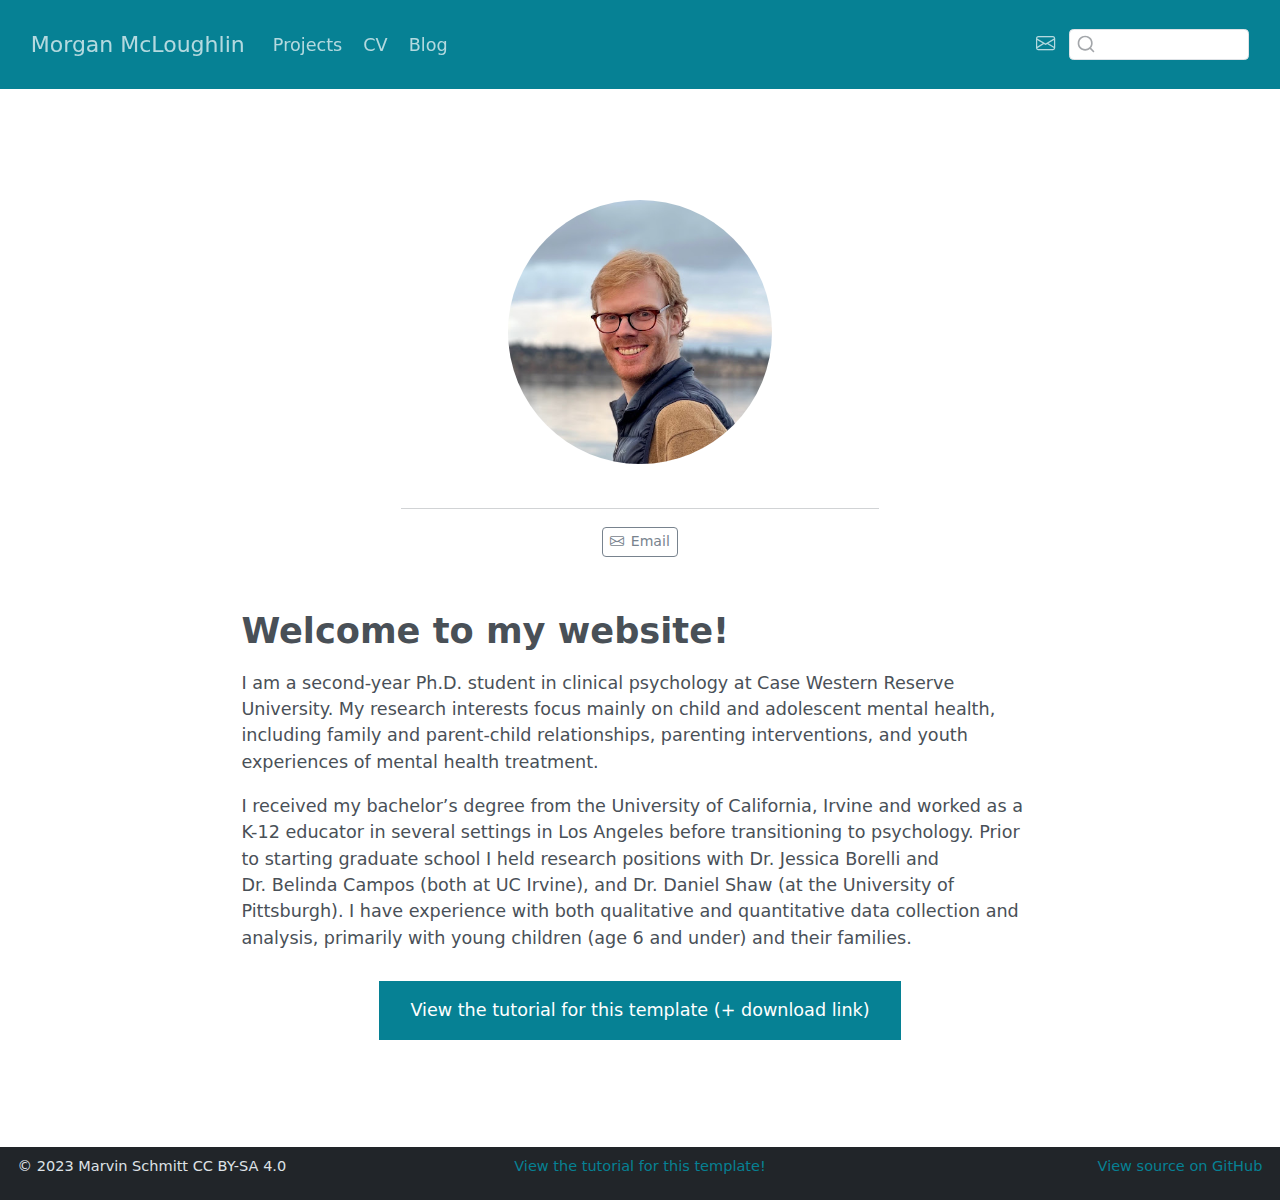
<file: docs/index.html>
<!DOCTYPE html>
<html xmlns="http://www.w3.org/1999/xhtml" lang="en" xml:lang="en"><head>

<meta charset="utf-8">
<meta name="generator" content="quarto-1.5.57">

<meta name="viewport" content="width=device-width, initial-scale=1.0, user-scalable=yes">


<title>Morgan McLoughlin</title>
<style>
code{white-space: pre-wrap;}
span.smallcaps{font-variant: small-caps;}
div.columns{display: flex; gap: min(4vw, 1.5em);}
div.column{flex: auto; overflow-x: auto;}
div.hanging-indent{margin-left: 1.5em; text-indent: -1.5em;}
ul.task-list{list-style: none;}
ul.task-list li input[type="checkbox"] {
  width: 0.8em;
  margin: 0 0.8em 0.2em -1em; /* quarto-specific, see https://github.com/quarto-dev/quarto-cli/issues/4556 */ 
  vertical-align: middle;
}
</style>


<script src="site_libs/quarto-nav/quarto-nav.js"></script>
<script src="site_libs/clipboard/clipboard.min.js"></script>
<script src="site_libs/quarto-search/autocomplete.umd.js"></script>
<script src="site_libs/quarto-search/fuse.min.js"></script>
<script src="site_libs/quarto-search/quarto-search.js"></script>
<meta name="quarto:offset" content="./">
<script src="site_libs/quarto-html/quarto.js"></script>
<script src="site_libs/quarto-html/popper.min.js"></script>
<script src="site_libs/quarto-html/tippy.umd.min.js"></script>
<link href="site_libs/quarto-html/tippy.css" rel="stylesheet">
<link href="site_libs/quarto-html/quarto-syntax-highlighting.css" rel="stylesheet" id="quarto-text-highlighting-styles">
<script src="site_libs/bootstrap/bootstrap.min.js"></script>
<link href="site_libs/bootstrap/bootstrap-icons.css" rel="stylesheet">
<link href="site_libs/bootstrap/bootstrap.min.css" rel="stylesheet" id="quarto-bootstrap" data-mode="light">
<script id="quarto-search-options" type="application/json">{
  "location": "navbar",
  "copy-button": false,
  "collapse-after": 3,
  "panel-placement": "end",
  "type": "textbox",
  "limit": 50,
  "keyboard-shortcut": [
    "f",
    "/",
    "s"
  ],
  "language": {
    "search-no-results-text": "No results",
    "search-matching-documents-text": "matching documents",
    "search-copy-link-title": "Copy link to search",
    "search-hide-matches-text": "Hide additional matches",
    "search-more-match-text": "more match in this document",
    "search-more-matches-text": "more matches in this document",
    "search-clear-button-title": "Clear",
    "search-text-placeholder": "",
    "search-detached-cancel-button-title": "Cancel",
    "search-submit-button-title": "Submit",
    "search-label": "Search"
  }
}</script>


</head>

<body class="nav-fixed fullcontent">

<div id="quarto-search-results"></div>
  <header id="quarto-header" class="headroom fixed-top">
    <nav class="navbar navbar-expand-lg " data-bs-theme="dark">
      <div class="navbar-container container-fluid">
      <div class="navbar-brand-container mx-auto">
    <a class="navbar-brand" href="./index.html">
    <span class="navbar-title">Morgan McLoughlin</span>
    </a>
  </div>
            <div id="quarto-search" class="" title="Search"></div>
          <button class="navbar-toggler" type="button" data-bs-toggle="collapse" data-bs-target="#navbarCollapse" aria-controls="navbarCollapse" role="menu" aria-expanded="false" aria-label="Toggle navigation" onclick="if (window.quartoToggleHeadroom) { window.quartoToggleHeadroom(); }">
  <span class="navbar-toggler-icon"></span>
</button>
          <div class="collapse navbar-collapse" id="navbarCollapse">
            <ul class="navbar-nav navbar-nav-scroll me-auto">
  <li class="nav-item">
    <a class="nav-link" href="./projects/index_m.html"> 
<span class="menu-text">Projects</span></a>
  </li>  
  <li class="nav-item">
    <a class="nav-link" href="./cv/index.html"> 
<span class="menu-text">CV</span></a>
  </li>  
  <li class="nav-item">
    <a class="nav-link" href="./Blog/index_b.html"> 
<span class="menu-text">Blog</span></a>
  </li>  
</ul>
            <ul class="navbar-nav navbar-nav-scroll ms-auto">
  <li class="nav-item compact">
    <a class="nav-link" href="mailto:mxm1760@case.edu"> <i class="bi bi-envelope" role="img" aria-label="email">
</i> 
<span class="menu-text"></span></a>
  </li>  
</ul>
          </div> <!-- /navcollapse -->
            <div class="quarto-navbar-tools">
</div>
      </div> <!-- /container-fluid -->
    </nav>
</header>
<!-- content -->
<div id="quarto-content" class="quarto-container page-columns page-rows-contents page-layout-article page-navbar">
<!-- sidebar -->
<!-- margin-sidebar -->
    
<!-- main -->
<main class="content" id="quarto-document-content">




<div class="quarto-about-jolla">
  <img src="img/photo_m.jpg" class="about-image
  round " style="height: 15em; width: 15em;">
 <div id="about-block">
</div> 
  <hr class="about-sep">
   <div class="about-links">
  <a href="mailto:mxm1760@case.edu" class="about-link" rel="" target="">
    <i class="bi bi-envelope"></i>
     <span class="about-link-text">Email</span>
  </a>
</div>
</div>

<section id="welcome-to-my-website" class="level1">
<h1>Welcome to my website!</h1>
<p>I am a second-year Ph.D.&nbsp;student in clinical psychology at Case Western Reserve University. My research interests focus mainly on child and adolescent mental health, including family and parent-child relationships, parenting interventions, and youth experiences of mental health treatment.</p>
<p>I received my bachelor’s degree from the University of California, Irvine and worked as a K-12 educator in several settings in Los Angeles before transitioning to psychology. Prior to starting graduate school I held research positions with Dr.&nbsp;Jessica Borelli and Dr.&nbsp;Belinda Campos (both at UC Irvine), and Dr.&nbsp;Daniel Shaw (at the University of Pittsburgh). I have experience with both qualitative and quantitative data collection and analysis, primarily with young children (age 6 and under) and their families.</p>
<div style="margin: 30px; text-align: center;">
<a class="btn btn-primary" href="https://www.marvinschmitt.com/blog/website-tutorial-quarto/" role="button" target="_blank" style="padding: 15px 30px;">View the tutorial for this template (+ download link)</a>
</div>



</section>

</main> <!-- /main -->
<script id="quarto-html-after-body" type="application/javascript">
window.document.addEventListener("DOMContentLoaded", function (event) {
  const toggleBodyColorMode = (bsSheetEl) => {
    const mode = bsSheetEl.getAttribute("data-mode");
    const bodyEl = window.document.querySelector("body");
    if (mode === "dark") {
      bodyEl.classList.add("quarto-dark");
      bodyEl.classList.remove("quarto-light");
    } else {
      bodyEl.classList.add("quarto-light");
      bodyEl.classList.remove("quarto-dark");
    }
  }
  const toggleBodyColorPrimary = () => {
    const bsSheetEl = window.document.querySelector("link#quarto-bootstrap");
    if (bsSheetEl) {
      toggleBodyColorMode(bsSheetEl);
    }
  }
  toggleBodyColorPrimary();  
  const isCodeAnnotation = (el) => {
    for (const clz of el.classList) {
      if (clz.startsWith('code-annotation-')) {                     
        return true;
      }
    }
    return false;
  }
  const onCopySuccess = function(e) {
    // button target
    const button = e.trigger;
    // don't keep focus
    button.blur();
    // flash "checked"
    button.classList.add('code-copy-button-checked');
    var currentTitle = button.getAttribute("title");
    button.setAttribute("title", "Copied!");
    let tooltip;
    if (window.bootstrap) {
      button.setAttribute("data-bs-toggle", "tooltip");
      button.setAttribute("data-bs-placement", "left");
      button.setAttribute("data-bs-title", "Copied!");
      tooltip = new bootstrap.Tooltip(button, 
        { trigger: "manual", 
          customClass: "code-copy-button-tooltip",
          offset: [0, -8]});
      tooltip.show();    
    }
    setTimeout(function() {
      if (tooltip) {
        tooltip.hide();
        button.removeAttribute("data-bs-title");
        button.removeAttribute("data-bs-toggle");
        button.removeAttribute("data-bs-placement");
      }
      button.setAttribute("title", currentTitle);
      button.classList.remove('code-copy-button-checked');
    }, 1000);
    // clear code selection
    e.clearSelection();
  }
  const getTextToCopy = function(trigger) {
      const codeEl = trigger.previousElementSibling.cloneNode(true);
      for (const childEl of codeEl.children) {
        if (isCodeAnnotation(childEl)) {
          childEl.remove();
        }
      }
      return codeEl.innerText;
  }
  const clipboard = new window.ClipboardJS('.code-copy-button:not([data-in-quarto-modal])', {
    text: getTextToCopy
  });
  clipboard.on('success', onCopySuccess);
  if (window.document.getElementById('quarto-embedded-source-code-modal')) {
    // For code content inside modals, clipBoardJS needs to be initialized with a container option
    // TODO: Check when it could be a function (https://github.com/zenorocha/clipboard.js/issues/860)
    const clipboardModal = new window.ClipboardJS('.code-copy-button[data-in-quarto-modal]', {
      text: getTextToCopy,
      container: window.document.getElementById('quarto-embedded-source-code-modal')
    });
    clipboardModal.on('success', onCopySuccess);
  }
    var localhostRegex = new RegExp(/^(?:http|https):\/\/localhost\:?[0-9]*\//);
    var mailtoRegex = new RegExp(/^mailto:/);
      var filterRegex = new RegExp('/' + window.location.host + '/');
    var isInternal = (href) => {
        return filterRegex.test(href) || localhostRegex.test(href) || mailtoRegex.test(href);
    }
    // Inspect non-navigation links and adorn them if external
 	var links = window.document.querySelectorAll('a[href]:not(.nav-link):not(.navbar-brand):not(.toc-action):not(.sidebar-link):not(.sidebar-item-toggle):not(.pagination-link):not(.no-external):not([aria-hidden]):not(.dropdown-item):not(.quarto-navigation-tool):not(.about-link)');
    for (var i=0; i<links.length; i++) {
      const link = links[i];
      if (!isInternal(link.href)) {
        // undo the damage that might have been done by quarto-nav.js in the case of
        // links that we want to consider external
        if (link.dataset.originalHref !== undefined) {
          link.href = link.dataset.originalHref;
        }
      }
    }
  function tippyHover(el, contentFn, onTriggerFn, onUntriggerFn) {
    const config = {
      allowHTML: true,
      maxWidth: 500,
      delay: 100,
      arrow: false,
      appendTo: function(el) {
          return el.parentElement;
      },
      interactive: true,
      interactiveBorder: 10,
      theme: 'quarto',
      placement: 'bottom-start',
    };
    if (contentFn) {
      config.content = contentFn;
    }
    if (onTriggerFn) {
      config.onTrigger = onTriggerFn;
    }
    if (onUntriggerFn) {
      config.onUntrigger = onUntriggerFn;
    }
    window.tippy(el, config); 
  }
  const noterefs = window.document.querySelectorAll('a[role="doc-noteref"]');
  for (var i=0; i<noterefs.length; i++) {
    const ref = noterefs[i];
    tippyHover(ref, function() {
      // use id or data attribute instead here
      let href = ref.getAttribute('data-footnote-href') || ref.getAttribute('href');
      try { href = new URL(href).hash; } catch {}
      const id = href.replace(/^#\/?/, "");
      const note = window.document.getElementById(id);
      if (note) {
        return note.innerHTML;
      } else {
        return "";
      }
    });
  }
  const xrefs = window.document.querySelectorAll('a.quarto-xref');
  const processXRef = (id, note) => {
    // Strip column container classes
    const stripColumnClz = (el) => {
      el.classList.remove("page-full", "page-columns");
      if (el.children) {
        for (const child of el.children) {
          stripColumnClz(child);
        }
      }
    }
    stripColumnClz(note)
    if (id === null || id.startsWith('sec-')) {
      // Special case sections, only their first couple elements
      const container = document.createElement("div");
      if (note.children && note.children.length > 2) {
        container.appendChild(note.children[0].cloneNode(true));
        for (let i = 1; i < note.children.length; i++) {
          const child = note.children[i];
          if (child.tagName === "P" && child.innerText === "") {
            continue;
          } else {
            container.appendChild(child.cloneNode(true));
            break;
          }
        }
        if (window.Quarto?.typesetMath) {
          window.Quarto.typesetMath(container);
        }
        return container.innerHTML
      } else {
        if (window.Quarto?.typesetMath) {
          window.Quarto.typesetMath(note);
        }
        return note.innerHTML;
      }
    } else {
      // Remove any anchor links if they are present
      const anchorLink = note.querySelector('a.anchorjs-link');
      if (anchorLink) {
        anchorLink.remove();
      }
      if (window.Quarto?.typesetMath) {
        window.Quarto.typesetMath(note);
      }
      // TODO in 1.5, we should make sure this works without a callout special case
      if (note.classList.contains("callout")) {
        return note.outerHTML;
      } else {
        return note.innerHTML;
      }
    }
  }
  for (var i=0; i<xrefs.length; i++) {
    const xref = xrefs[i];
    tippyHover(xref, undefined, function(instance) {
      instance.disable();
      let url = xref.getAttribute('href');
      let hash = undefined; 
      if (url.startsWith('#')) {
        hash = url;
      } else {
        try { hash = new URL(url).hash; } catch {}
      }
      if (hash) {
        const id = hash.replace(/^#\/?/, "");
        const note = window.document.getElementById(id);
        if (note !== null) {
          try {
            const html = processXRef(id, note.cloneNode(true));
            instance.setContent(html);
          } finally {
            instance.enable();
            instance.show();
          }
        } else {
          // See if we can fetch this
          fetch(url.split('#')[0])
          .then(res => res.text())
          .then(html => {
            const parser = new DOMParser();
            const htmlDoc = parser.parseFromString(html, "text/html");
            const note = htmlDoc.getElementById(id);
            if (note !== null) {
              const html = processXRef(id, note);
              instance.setContent(html);
            } 
          }).finally(() => {
            instance.enable();
            instance.show();
          });
        }
      } else {
        // See if we can fetch a full url (with no hash to target)
        // This is a special case and we should probably do some content thinning / targeting
        fetch(url)
        .then(res => res.text())
        .then(html => {
          const parser = new DOMParser();
          const htmlDoc = parser.parseFromString(html, "text/html");
          const note = htmlDoc.querySelector('main.content');
          if (note !== null) {
            // This should only happen for chapter cross references
            // (since there is no id in the URL)
            // remove the first header
            if (note.children.length > 0 && note.children[0].tagName === "HEADER") {
              note.children[0].remove();
            }
            const html = processXRef(null, note);
            instance.setContent(html);
          } 
        }).finally(() => {
          instance.enable();
          instance.show();
        });
      }
    }, function(instance) {
    });
  }
      let selectedAnnoteEl;
      const selectorForAnnotation = ( cell, annotation) => {
        let cellAttr = 'data-code-cell="' + cell + '"';
        let lineAttr = 'data-code-annotation="' +  annotation + '"';
        const selector = 'span[' + cellAttr + '][' + lineAttr + ']';
        return selector;
      }
      const selectCodeLines = (annoteEl) => {
        const doc = window.document;
        const targetCell = annoteEl.getAttribute("data-target-cell");
        const targetAnnotation = annoteEl.getAttribute("data-target-annotation");
        const annoteSpan = window.document.querySelector(selectorForAnnotation(targetCell, targetAnnotation));
        const lines = annoteSpan.getAttribute("data-code-lines").split(",");
        const lineIds = lines.map((line) => {
          return targetCell + "-" + line;
        })
        let top = null;
        let height = null;
        let parent = null;
        if (lineIds.length > 0) {
            //compute the position of the single el (top and bottom and make a div)
            const el = window.document.getElementById(lineIds[0]);
            top = el.offsetTop;
            height = el.offsetHeight;
            parent = el.parentElement.parentElement;
          if (lineIds.length > 1) {
            const lastEl = window.document.getElementById(lineIds[lineIds.length - 1]);
            const bottom = lastEl.offsetTop + lastEl.offsetHeight;
            height = bottom - top;
          }
          if (top !== null && height !== null && parent !== null) {
            // cook up a div (if necessary) and position it 
            let div = window.document.getElementById("code-annotation-line-highlight");
            if (div === null) {
              div = window.document.createElement("div");
              div.setAttribute("id", "code-annotation-line-highlight");
              div.style.position = 'absolute';
              parent.appendChild(div);
            }
            div.style.top = top - 2 + "px";
            div.style.height = height + 4 + "px";
            div.style.left = 0;
            let gutterDiv = window.document.getElementById("code-annotation-line-highlight-gutter");
            if (gutterDiv === null) {
              gutterDiv = window.document.createElement("div");
              gutterDiv.setAttribute("id", "code-annotation-line-highlight-gutter");
              gutterDiv.style.position = 'absolute';
              const codeCell = window.document.getElementById(targetCell);
              const gutter = codeCell.querySelector('.code-annotation-gutter');
              gutter.appendChild(gutterDiv);
            }
            gutterDiv.style.top = top - 2 + "px";
            gutterDiv.style.height = height + 4 + "px";
          }
          selectedAnnoteEl = annoteEl;
        }
      };
      const unselectCodeLines = () => {
        const elementsIds = ["code-annotation-line-highlight", "code-annotation-line-highlight-gutter"];
        elementsIds.forEach((elId) => {
          const div = window.document.getElementById(elId);
          if (div) {
            div.remove();
          }
        });
        selectedAnnoteEl = undefined;
      };
        // Handle positioning of the toggle
    window.addEventListener(
      "resize",
      throttle(() => {
        elRect = undefined;
        if (selectedAnnoteEl) {
          selectCodeLines(selectedAnnoteEl);
        }
      }, 10)
    );
    function throttle(fn, ms) {
    let throttle = false;
    let timer;
      return (...args) => {
        if(!throttle) { // first call gets through
            fn.apply(this, args);
            throttle = true;
        } else { // all the others get throttled
            if(timer) clearTimeout(timer); // cancel #2
            timer = setTimeout(() => {
              fn.apply(this, args);
              timer = throttle = false;
            }, ms);
        }
      };
    }
      // Attach click handler to the DT
      const annoteDls = window.document.querySelectorAll('dt[data-target-cell]');
      for (const annoteDlNode of annoteDls) {
        annoteDlNode.addEventListener('click', (event) => {
          const clickedEl = event.target;
          if (clickedEl !== selectedAnnoteEl) {
            unselectCodeLines();
            const activeEl = window.document.querySelector('dt[data-target-cell].code-annotation-active');
            if (activeEl) {
              activeEl.classList.remove('code-annotation-active');
            }
            selectCodeLines(clickedEl);
            clickedEl.classList.add('code-annotation-active');
          } else {
            // Unselect the line
            unselectCodeLines();
            clickedEl.classList.remove('code-annotation-active');
          }
        });
      }
  const findCites = (el) => {
    const parentEl = el.parentElement;
    if (parentEl) {
      const cites = parentEl.dataset.cites;
      if (cites) {
        return {
          el,
          cites: cites.split(' ')
        };
      } else {
        return findCites(el.parentElement)
      }
    } else {
      return undefined;
    }
  };
  var bibliorefs = window.document.querySelectorAll('a[role="doc-biblioref"]');
  for (var i=0; i<bibliorefs.length; i++) {
    const ref = bibliorefs[i];
    const citeInfo = findCites(ref);
    if (citeInfo) {
      tippyHover(citeInfo.el, function() {
        var popup = window.document.createElement('div');
        citeInfo.cites.forEach(function(cite) {
          var citeDiv = window.document.createElement('div');
          citeDiv.classList.add('hanging-indent');
          citeDiv.classList.add('csl-entry');
          var biblioDiv = window.document.getElementById('ref-' + cite);
          if (biblioDiv) {
            citeDiv.innerHTML = biblioDiv.innerHTML;
          }
          popup.appendChild(citeDiv);
        });
        return popup.innerHTML;
      });
    }
  }
});
</script>
</div> <!-- /content -->
<footer class="footer">
  <div class="nav-footer">
    <div class="nav-footer-left">
<p><span class="faux-block">© 2023 Marvin Schmitt CC BY-SA 4.0</span></p>
</div>   
    <div class="nav-footer-center">
<p><span class="faux-block"><a href="https://www.marvinschmitt.com/blog/website-tutorial-quarto/">View the tutorial for this template!</a></span></p>
</div>
    <div class="nav-footer-right">
<p><span class="faux-block"><a href="https://github.com/marvinschmitt/quarto-website-template/">View source on GitHub</a></span></p>
</div>
  </div>
</footer>




</body></html>
</file>
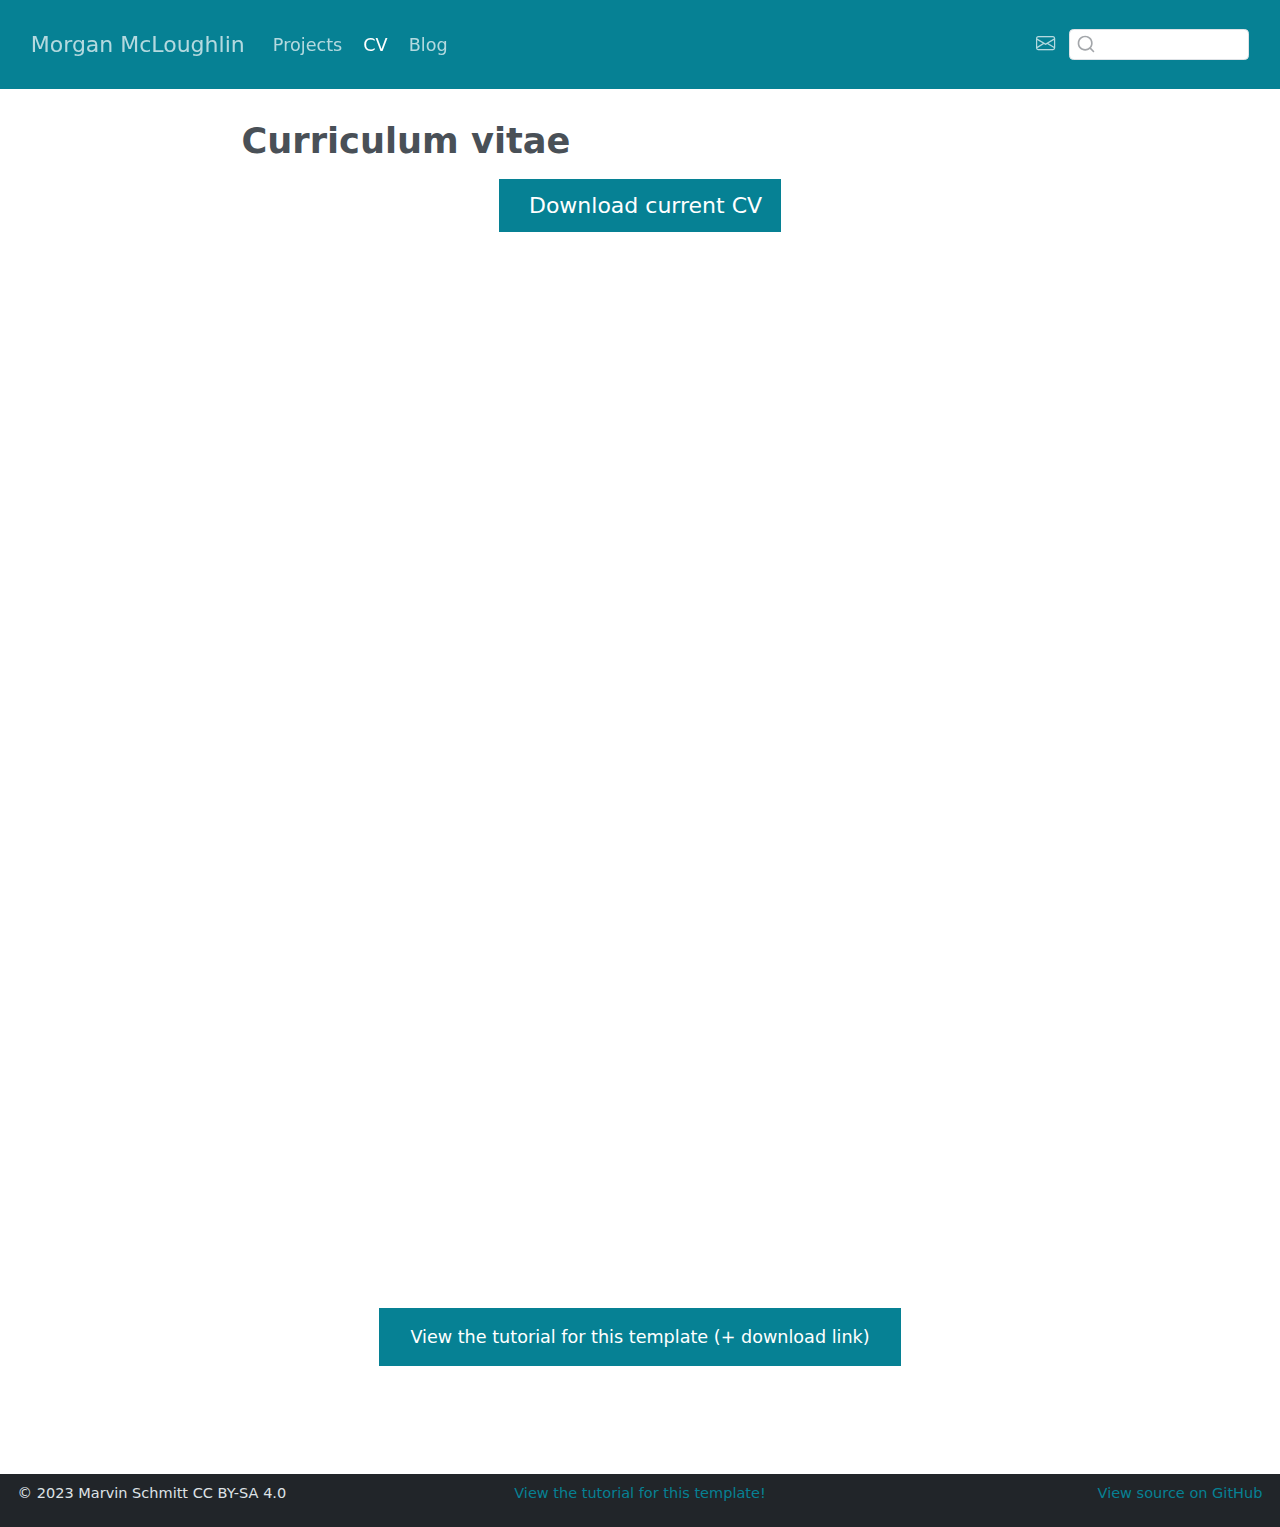
<file: docs/cv/index.html>
<!DOCTYPE html>
<html xmlns="http://www.w3.org/1999/xhtml" lang="en" xml:lang="en"><head>

<meta charset="utf-8">
<meta name="generator" content="quarto-1.5.57">

<meta name="viewport" content="width=device-width, initial-scale=1.0, user-scalable=yes">


<title>Curriculum vitae – Morgan McLoughlin</title>
<style>
code{white-space: pre-wrap;}
span.smallcaps{font-variant: small-caps;}
div.columns{display: flex; gap: min(4vw, 1.5em);}
div.column{flex: auto; overflow-x: auto;}
div.hanging-indent{margin-left: 1.5em; text-indent: -1.5em;}
ul.task-list{list-style: none;}
ul.task-list li input[type="checkbox"] {
  width: 0.8em;
  margin: 0 0.8em 0.2em -1em; /* quarto-specific, see https://github.com/quarto-dev/quarto-cli/issues/4556 */ 
  vertical-align: middle;
}
</style>


<script src="../site_libs/quarto-nav/quarto-nav.js"></script>
<script src="../site_libs/clipboard/clipboard.min.js"></script>
<script src="../site_libs/quarto-search/autocomplete.umd.js"></script>
<script src="../site_libs/quarto-search/fuse.min.js"></script>
<script src="../site_libs/quarto-search/quarto-search.js"></script>
<meta name="quarto:offset" content="../">
<script src="../site_libs/quarto-html/quarto.js"></script>
<script src="../site_libs/quarto-html/popper.min.js"></script>
<script src="../site_libs/quarto-html/tippy.umd.min.js"></script>
<script src="../site_libs/quarto-html/anchor.min.js"></script>
<link href="../site_libs/quarto-html/tippy.css" rel="stylesheet">
<link href="../site_libs/quarto-html/quarto-syntax-highlighting.css" rel="stylesheet" id="quarto-text-highlighting-styles">
<script src="../site_libs/bootstrap/bootstrap.min.js"></script>
<link href="../site_libs/bootstrap/bootstrap-icons.css" rel="stylesheet">
<link href="../site_libs/bootstrap/bootstrap.min.css" rel="stylesheet" id="quarto-bootstrap" data-mode="light">
<script id="quarto-search-options" type="application/json">{
  "location": "navbar",
  "copy-button": false,
  "collapse-after": 3,
  "panel-placement": "end",
  "type": "textbox",
  "limit": 50,
  "keyboard-shortcut": [
    "f",
    "/",
    "s"
  ],
  "language": {
    "search-no-results-text": "No results",
    "search-matching-documents-text": "matching documents",
    "search-copy-link-title": "Copy link to search",
    "search-hide-matches-text": "Hide additional matches",
    "search-more-match-text": "more match in this document",
    "search-more-matches-text": "more matches in this document",
    "search-clear-button-title": "Clear",
    "search-text-placeholder": "",
    "search-detached-cancel-button-title": "Cancel",
    "search-submit-button-title": "Submit",
    "search-label": "Search"
  }
}</script>


</head>

<body class="nav-fixed fullcontent">

<div id="quarto-search-results"></div>
  <header id="quarto-header" class="headroom fixed-top">
    <nav class="navbar navbar-expand-lg " data-bs-theme="dark">
      <div class="navbar-container container-fluid">
      <div class="navbar-brand-container mx-auto">
    <a class="navbar-brand" href="../index.html">
    <span class="navbar-title">Morgan McLoughlin</span>
    </a>
  </div>
            <div id="quarto-search" class="" title="Search"></div>
          <button class="navbar-toggler" type="button" data-bs-toggle="collapse" data-bs-target="#navbarCollapse" aria-controls="navbarCollapse" role="menu" aria-expanded="false" aria-label="Toggle navigation" onclick="if (window.quartoToggleHeadroom) { window.quartoToggleHeadroom(); }">
  <span class="navbar-toggler-icon"></span>
</button>
          <div class="collapse navbar-collapse" id="navbarCollapse">
            <ul class="navbar-nav navbar-nav-scroll me-auto">
  <li class="nav-item">
    <a class="nav-link" href="../projects/index_m.html"> 
<span class="menu-text">Projects</span></a>
  </li>  
  <li class="nav-item">
    <a class="nav-link active" href="../cv/index.html" aria-current="page"> 
<span class="menu-text">CV</span></a>
  </li>  
  <li class="nav-item">
    <a class="nav-link" href="../Blog/index_b.html"> 
<span class="menu-text">Blog</span></a>
  </li>  
</ul>
            <ul class="navbar-nav navbar-nav-scroll ms-auto">
  <li class="nav-item compact">
    <a class="nav-link" href="mailto:mxm1760@case.edu"> <i class="bi bi-envelope" role="img" aria-label="email">
</i> 
<span class="menu-text"></span></a>
  </li>  
</ul>
          </div> <!-- /navcollapse -->
            <div class="quarto-navbar-tools">
</div>
      </div> <!-- /container-fluid -->
    </nav>
</header>
<!-- content -->
<div id="quarto-content" class="quarto-container page-columns page-rows-contents page-layout-article page-navbar">
<!-- sidebar -->
<!-- margin-sidebar -->
    
<!-- main -->
<main class="content" id="quarto-document-content">

<header id="title-block-header" class="quarto-title-block default">
<div class="quarto-title">
<h1 class="title">Curriculum vitae</h1>
</div>



<div class="quarto-title-meta">

    
  
    
  </div>
  


</header>


<div class="cell">
<style type="text/css">
.embed-container {
    position: relative;
    padding-bottom: 129%;
    height: 0;
    overflow: hidden;
    max-width: 100%;
}
.embed-container iframe,
.embed-container object,
.embed-container embed {
    position: absolute;
    top: 0;
    left: 0;
    width: 100%;
    height: 100%;
}
</style>
</div>
<p class="text-center">
  <a class="btn btn-primary btn-lg cv-download" href="cv.pdf" target="_blank">
    <i class="fa-solid fa-file-arrow-down"></i> Download current CV
  </a>
</p>
<div class="embed-container">
  <iframe src="cv.pdf#toolbar=0" style="border: 0.5px;width: 100%;"></iframe>
</div>
<div style="margin: 30px; text-align: center;">
<a class="btn btn-primary" href="https://www.marvinschmitt.com/blog/website-tutorial-quarto/" role="button" target="_blank" style="padding: 15px 30px;">View the tutorial for this template (+ download link)</a>
</div>



</main> <!-- /main -->
<script id="quarto-html-after-body" type="application/javascript">
window.document.addEventListener("DOMContentLoaded", function (event) {
  const toggleBodyColorMode = (bsSheetEl) => {
    const mode = bsSheetEl.getAttribute("data-mode");
    const bodyEl = window.document.querySelector("body");
    if (mode === "dark") {
      bodyEl.classList.add("quarto-dark");
      bodyEl.classList.remove("quarto-light");
    } else {
      bodyEl.classList.add("quarto-light");
      bodyEl.classList.remove("quarto-dark");
    }
  }
  const toggleBodyColorPrimary = () => {
    const bsSheetEl = window.document.querySelector("link#quarto-bootstrap");
    if (bsSheetEl) {
      toggleBodyColorMode(bsSheetEl);
    }
  }
  toggleBodyColorPrimary();  
  const icon = "";
  const anchorJS = new window.AnchorJS();
  anchorJS.options = {
    placement: 'right',
    icon: icon
  };
  anchorJS.add('.anchored');
  const isCodeAnnotation = (el) => {
    for (const clz of el.classList) {
      if (clz.startsWith('code-annotation-')) {                     
        return true;
      }
    }
    return false;
  }
  const onCopySuccess = function(e) {
    // button target
    const button = e.trigger;
    // don't keep focus
    button.blur();
    // flash "checked"
    button.classList.add('code-copy-button-checked');
    var currentTitle = button.getAttribute("title");
    button.setAttribute("title", "Copied!");
    let tooltip;
    if (window.bootstrap) {
      button.setAttribute("data-bs-toggle", "tooltip");
      button.setAttribute("data-bs-placement", "left");
      button.setAttribute("data-bs-title", "Copied!");
      tooltip = new bootstrap.Tooltip(button, 
        { trigger: "manual", 
          customClass: "code-copy-button-tooltip",
          offset: [0, -8]});
      tooltip.show();    
    }
    setTimeout(function() {
      if (tooltip) {
        tooltip.hide();
        button.removeAttribute("data-bs-title");
        button.removeAttribute("data-bs-toggle");
        button.removeAttribute("data-bs-placement");
      }
      button.setAttribute("title", currentTitle);
      button.classList.remove('code-copy-button-checked');
    }, 1000);
    // clear code selection
    e.clearSelection();
  }
  const getTextToCopy = function(trigger) {
      const codeEl = trigger.previousElementSibling.cloneNode(true);
      for (const childEl of codeEl.children) {
        if (isCodeAnnotation(childEl)) {
          childEl.remove();
        }
      }
      return codeEl.innerText;
  }
  const clipboard = new window.ClipboardJS('.code-copy-button:not([data-in-quarto-modal])', {
    text: getTextToCopy
  });
  clipboard.on('success', onCopySuccess);
  if (window.document.getElementById('quarto-embedded-source-code-modal')) {
    // For code content inside modals, clipBoardJS needs to be initialized with a container option
    // TODO: Check when it could be a function (https://github.com/zenorocha/clipboard.js/issues/860)
    const clipboardModal = new window.ClipboardJS('.code-copy-button[data-in-quarto-modal]', {
      text: getTextToCopy,
      container: window.document.getElementById('quarto-embedded-source-code-modal')
    });
    clipboardModal.on('success', onCopySuccess);
  }
    var localhostRegex = new RegExp(/^(?:http|https):\/\/localhost\:?[0-9]*\//);
    var mailtoRegex = new RegExp(/^mailto:/);
      var filterRegex = new RegExp('/' + window.location.host + '/');
    var isInternal = (href) => {
        return filterRegex.test(href) || localhostRegex.test(href) || mailtoRegex.test(href);
    }
    // Inspect non-navigation links and adorn them if external
 	var links = window.document.querySelectorAll('a[href]:not(.nav-link):not(.navbar-brand):not(.toc-action):not(.sidebar-link):not(.sidebar-item-toggle):not(.pagination-link):not(.no-external):not([aria-hidden]):not(.dropdown-item):not(.quarto-navigation-tool):not(.about-link)');
    for (var i=0; i<links.length; i++) {
      const link = links[i];
      if (!isInternal(link.href)) {
        // undo the damage that might have been done by quarto-nav.js in the case of
        // links that we want to consider external
        if (link.dataset.originalHref !== undefined) {
          link.href = link.dataset.originalHref;
        }
      }
    }
  function tippyHover(el, contentFn, onTriggerFn, onUntriggerFn) {
    const config = {
      allowHTML: true,
      maxWidth: 500,
      delay: 100,
      arrow: false,
      appendTo: function(el) {
          return el.parentElement;
      },
      interactive: true,
      interactiveBorder: 10,
      theme: 'quarto',
      placement: 'bottom-start',
    };
    if (contentFn) {
      config.content = contentFn;
    }
    if (onTriggerFn) {
      config.onTrigger = onTriggerFn;
    }
    if (onUntriggerFn) {
      config.onUntrigger = onUntriggerFn;
    }
    window.tippy(el, config); 
  }
  const noterefs = window.document.querySelectorAll('a[role="doc-noteref"]');
  for (var i=0; i<noterefs.length; i++) {
    const ref = noterefs[i];
    tippyHover(ref, function() {
      // use id or data attribute instead here
      let href = ref.getAttribute('data-footnote-href') || ref.getAttribute('href');
      try { href = new URL(href).hash; } catch {}
      const id = href.replace(/^#\/?/, "");
      const note = window.document.getElementById(id);
      if (note) {
        return note.innerHTML;
      } else {
        return "";
      }
    });
  }
  const xrefs = window.document.querySelectorAll('a.quarto-xref');
  const processXRef = (id, note) => {
    // Strip column container classes
    const stripColumnClz = (el) => {
      el.classList.remove("page-full", "page-columns");
      if (el.children) {
        for (const child of el.children) {
          stripColumnClz(child);
        }
      }
    }
    stripColumnClz(note)
    if (id === null || id.startsWith('sec-')) {
      // Special case sections, only their first couple elements
      const container = document.createElement("div");
      if (note.children && note.children.length > 2) {
        container.appendChild(note.children[0].cloneNode(true));
        for (let i = 1; i < note.children.length; i++) {
          const child = note.children[i];
          if (child.tagName === "P" && child.innerText === "") {
            continue;
          } else {
            container.appendChild(child.cloneNode(true));
            break;
          }
        }
        if (window.Quarto?.typesetMath) {
          window.Quarto.typesetMath(container);
        }
        return container.innerHTML
      } else {
        if (window.Quarto?.typesetMath) {
          window.Quarto.typesetMath(note);
        }
        return note.innerHTML;
      }
    } else {
      // Remove any anchor links if they are present
      const anchorLink = note.querySelector('a.anchorjs-link');
      if (anchorLink) {
        anchorLink.remove();
      }
      if (window.Quarto?.typesetMath) {
        window.Quarto.typesetMath(note);
      }
      // TODO in 1.5, we should make sure this works without a callout special case
      if (note.classList.contains("callout")) {
        return note.outerHTML;
      } else {
        return note.innerHTML;
      }
    }
  }
  for (var i=0; i<xrefs.length; i++) {
    const xref = xrefs[i];
    tippyHover(xref, undefined, function(instance) {
      instance.disable();
      let url = xref.getAttribute('href');
      let hash = undefined; 
      if (url.startsWith('#')) {
        hash = url;
      } else {
        try { hash = new URL(url).hash; } catch {}
      }
      if (hash) {
        const id = hash.replace(/^#\/?/, "");
        const note = window.document.getElementById(id);
        if (note !== null) {
          try {
            const html = processXRef(id, note.cloneNode(true));
            instance.setContent(html);
          } finally {
            instance.enable();
            instance.show();
          }
        } else {
          // See if we can fetch this
          fetch(url.split('#')[0])
          .then(res => res.text())
          .then(html => {
            const parser = new DOMParser();
            const htmlDoc = parser.parseFromString(html, "text/html");
            const note = htmlDoc.getElementById(id);
            if (note !== null) {
              const html = processXRef(id, note);
              instance.setContent(html);
            } 
          }).finally(() => {
            instance.enable();
            instance.show();
          });
        }
      } else {
        // See if we can fetch a full url (with no hash to target)
        // This is a special case and we should probably do some content thinning / targeting
        fetch(url)
        .then(res => res.text())
        .then(html => {
          const parser = new DOMParser();
          const htmlDoc = parser.parseFromString(html, "text/html");
          const note = htmlDoc.querySelector('main.content');
          if (note !== null) {
            // This should only happen for chapter cross references
            // (since there is no id in the URL)
            // remove the first header
            if (note.children.length > 0 && note.children[0].tagName === "HEADER") {
              note.children[0].remove();
            }
            const html = processXRef(null, note);
            instance.setContent(html);
          } 
        }).finally(() => {
          instance.enable();
          instance.show();
        });
      }
    }, function(instance) {
    });
  }
      let selectedAnnoteEl;
      const selectorForAnnotation = ( cell, annotation) => {
        let cellAttr = 'data-code-cell="' + cell + '"';
        let lineAttr = 'data-code-annotation="' +  annotation + '"';
        const selector = 'span[' + cellAttr + '][' + lineAttr + ']';
        return selector;
      }
      const selectCodeLines = (annoteEl) => {
        const doc = window.document;
        const targetCell = annoteEl.getAttribute("data-target-cell");
        const targetAnnotation = annoteEl.getAttribute("data-target-annotation");
        const annoteSpan = window.document.querySelector(selectorForAnnotation(targetCell, targetAnnotation));
        const lines = annoteSpan.getAttribute("data-code-lines").split(",");
        const lineIds = lines.map((line) => {
          return targetCell + "-" + line;
        })
        let top = null;
        let height = null;
        let parent = null;
        if (lineIds.length > 0) {
            //compute the position of the single el (top and bottom and make a div)
            const el = window.document.getElementById(lineIds[0]);
            top = el.offsetTop;
            height = el.offsetHeight;
            parent = el.parentElement.parentElement;
          if (lineIds.length > 1) {
            const lastEl = window.document.getElementById(lineIds[lineIds.length - 1]);
            const bottom = lastEl.offsetTop + lastEl.offsetHeight;
            height = bottom - top;
          }
          if (top !== null && height !== null && parent !== null) {
            // cook up a div (if necessary) and position it 
            let div = window.document.getElementById("code-annotation-line-highlight");
            if (div === null) {
              div = window.document.createElement("div");
              div.setAttribute("id", "code-annotation-line-highlight");
              div.style.position = 'absolute';
              parent.appendChild(div);
            }
            div.style.top = top - 2 + "px";
            div.style.height = height + 4 + "px";
            div.style.left = 0;
            let gutterDiv = window.document.getElementById("code-annotation-line-highlight-gutter");
            if (gutterDiv === null) {
              gutterDiv = window.document.createElement("div");
              gutterDiv.setAttribute("id", "code-annotation-line-highlight-gutter");
              gutterDiv.style.position = 'absolute';
              const codeCell = window.document.getElementById(targetCell);
              const gutter = codeCell.querySelector('.code-annotation-gutter');
              gutter.appendChild(gutterDiv);
            }
            gutterDiv.style.top = top - 2 + "px";
            gutterDiv.style.height = height + 4 + "px";
          }
          selectedAnnoteEl = annoteEl;
        }
      };
      const unselectCodeLines = () => {
        const elementsIds = ["code-annotation-line-highlight", "code-annotation-line-highlight-gutter"];
        elementsIds.forEach((elId) => {
          const div = window.document.getElementById(elId);
          if (div) {
            div.remove();
          }
        });
        selectedAnnoteEl = undefined;
      };
        // Handle positioning of the toggle
    window.addEventListener(
      "resize",
      throttle(() => {
        elRect = undefined;
        if (selectedAnnoteEl) {
          selectCodeLines(selectedAnnoteEl);
        }
      }, 10)
    );
    function throttle(fn, ms) {
    let throttle = false;
    let timer;
      return (...args) => {
        if(!throttle) { // first call gets through
            fn.apply(this, args);
            throttle = true;
        } else { // all the others get throttled
            if(timer) clearTimeout(timer); // cancel #2
            timer = setTimeout(() => {
              fn.apply(this, args);
              timer = throttle = false;
            }, ms);
        }
      };
    }
      // Attach click handler to the DT
      const annoteDls = window.document.querySelectorAll('dt[data-target-cell]');
      for (const annoteDlNode of annoteDls) {
        annoteDlNode.addEventListener('click', (event) => {
          const clickedEl = event.target;
          if (clickedEl !== selectedAnnoteEl) {
            unselectCodeLines();
            const activeEl = window.document.querySelector('dt[data-target-cell].code-annotation-active');
            if (activeEl) {
              activeEl.classList.remove('code-annotation-active');
            }
            selectCodeLines(clickedEl);
            clickedEl.classList.add('code-annotation-active');
          } else {
            // Unselect the line
            unselectCodeLines();
            clickedEl.classList.remove('code-annotation-active');
          }
        });
      }
  const findCites = (el) => {
    const parentEl = el.parentElement;
    if (parentEl) {
      const cites = parentEl.dataset.cites;
      if (cites) {
        return {
          el,
          cites: cites.split(' ')
        };
      } else {
        return findCites(el.parentElement)
      }
    } else {
      return undefined;
    }
  };
  var bibliorefs = window.document.querySelectorAll('a[role="doc-biblioref"]');
  for (var i=0; i<bibliorefs.length; i++) {
    const ref = bibliorefs[i];
    const citeInfo = findCites(ref);
    if (citeInfo) {
      tippyHover(citeInfo.el, function() {
        var popup = window.document.createElement('div');
        citeInfo.cites.forEach(function(cite) {
          var citeDiv = window.document.createElement('div');
          citeDiv.classList.add('hanging-indent');
          citeDiv.classList.add('csl-entry');
          var biblioDiv = window.document.getElementById('ref-' + cite);
          if (biblioDiv) {
            citeDiv.innerHTML = biblioDiv.innerHTML;
          }
          popup.appendChild(citeDiv);
        });
        return popup.innerHTML;
      });
    }
  }
});
</script>
</div> <!-- /content -->
<footer class="footer">
  <div class="nav-footer">
    <div class="nav-footer-left">
<p><span class="faux-block">© 2023 Marvin Schmitt CC BY-SA 4.0</span></p>
</div>   
    <div class="nav-footer-center">
<p><span class="faux-block"><a href="https://www.marvinschmitt.com/blog/website-tutorial-quarto/">View the tutorial for this template!</a></span></p>
</div>
    <div class="nav-footer-right">
<p><span class="faux-block"><a href="https://github.com/marvinschmitt/quarto-website-template/">View source on GitHub</a></span></p>
</div>
  </div>
</footer>




</body></html>
</file>
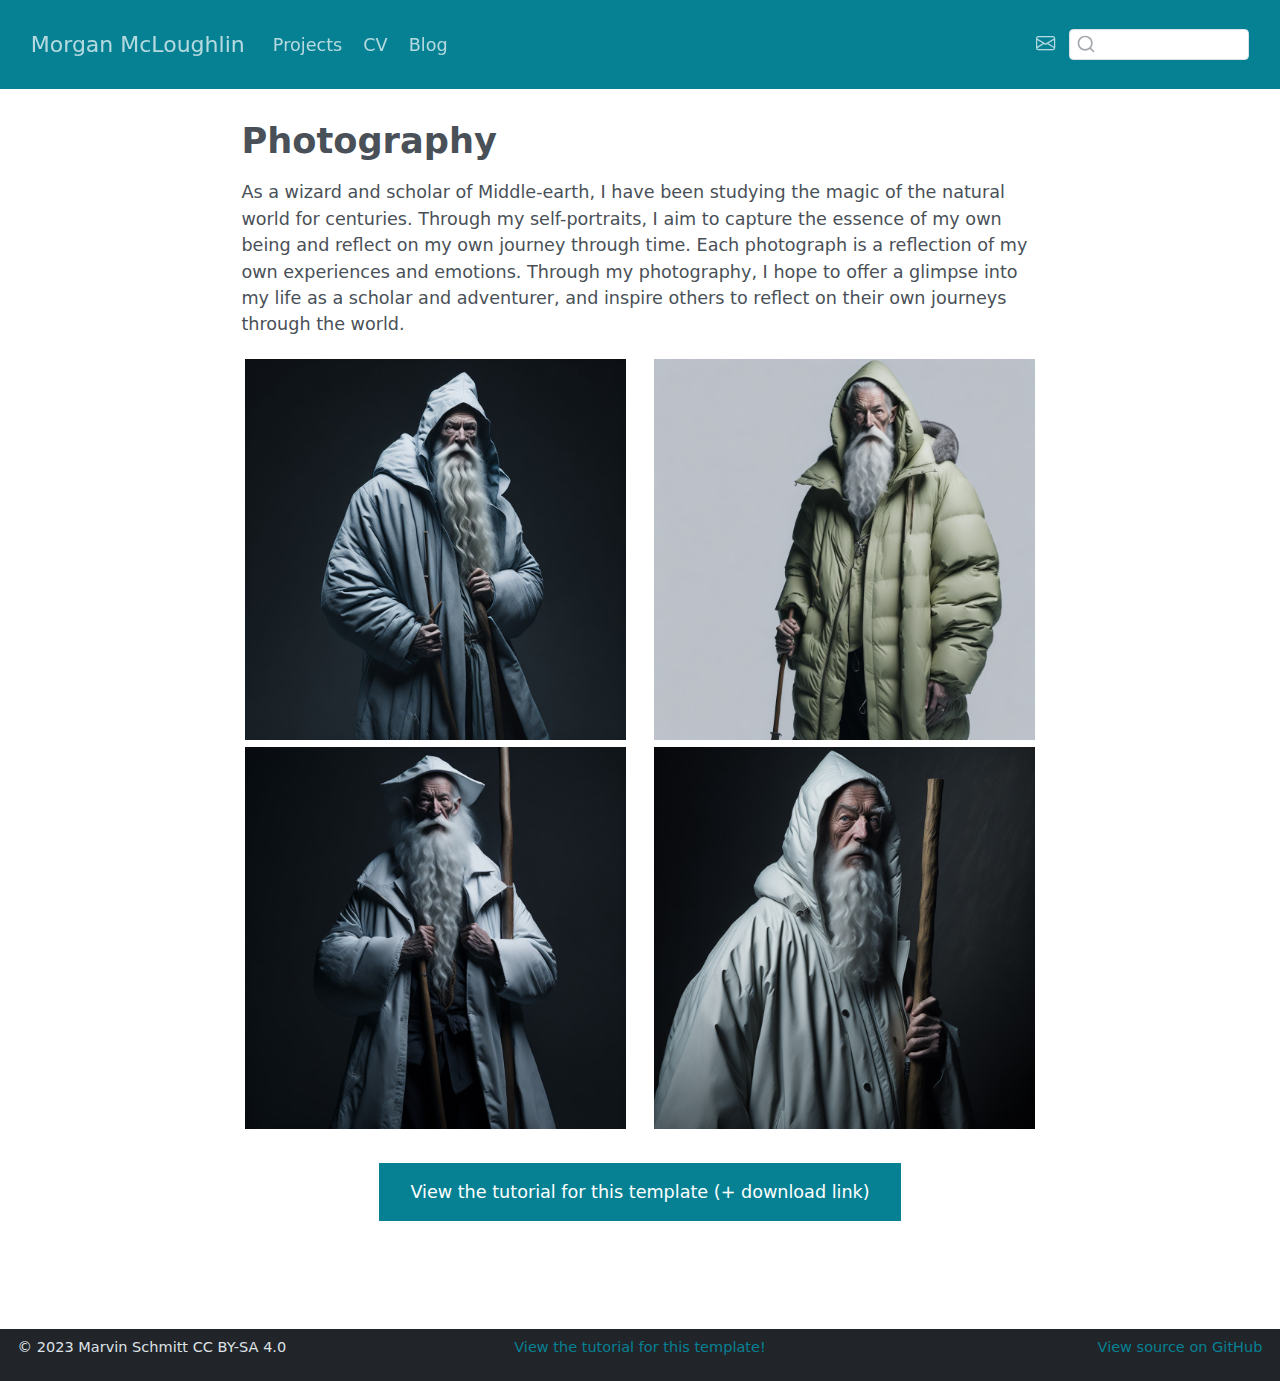
<file: docs/photography/index.html>
<!DOCTYPE html>
<html xmlns="http://www.w3.org/1999/xhtml" lang="en" xml:lang="en"><head>

<meta charset="utf-8">
<meta name="generator" content="quarto-1.5.57">

<meta name="viewport" content="width=device-width, initial-scale=1.0, user-scalable=yes">


<title>Photography – Morgan McLoughlin</title>
<style>
code{white-space: pre-wrap;}
span.smallcaps{font-variant: small-caps;}
div.columns{display: flex; gap: min(4vw, 1.5em);}
div.column{flex: auto; overflow-x: auto;}
div.hanging-indent{margin-left: 1.5em; text-indent: -1.5em;}
ul.task-list{list-style: none;}
ul.task-list li input[type="checkbox"] {
  width: 0.8em;
  margin: 0 0.8em 0.2em -1em; /* quarto-specific, see https://github.com/quarto-dev/quarto-cli/issues/4556 */ 
  vertical-align: middle;
}
</style>


<script src="../site_libs/quarto-nav/quarto-nav.js"></script>
<script src="../site_libs/clipboard/clipboard.min.js"></script>
<script src="../site_libs/quarto-search/autocomplete.umd.js"></script>
<script src="../site_libs/quarto-search/fuse.min.js"></script>
<script src="../site_libs/quarto-search/quarto-search.js"></script>
<meta name="quarto:offset" content="../">
<script src="../site_libs/quarto-html/quarto.js"></script>
<script src="../site_libs/quarto-html/popper.min.js"></script>
<script src="../site_libs/quarto-html/tippy.umd.min.js"></script>
<script src="../site_libs/quarto-html/anchor.min.js"></script>
<link href="../site_libs/quarto-html/tippy.css" rel="stylesheet">
<link href="../site_libs/quarto-html/quarto-syntax-highlighting.css" rel="stylesheet" id="quarto-text-highlighting-styles">
<script src="../site_libs/bootstrap/bootstrap.min.js"></script>
<link href="../site_libs/bootstrap/bootstrap-icons.css" rel="stylesheet">
<link href="../site_libs/bootstrap/bootstrap.min.css" rel="stylesheet" id="quarto-bootstrap" data-mode="light">
<script id="quarto-search-options" type="application/json">{
  "location": "navbar",
  "copy-button": false,
  "collapse-after": 3,
  "panel-placement": "end",
  "type": "textbox",
  "limit": 50,
  "keyboard-shortcut": [
    "f",
    "/",
    "s"
  ],
  "language": {
    "search-no-results-text": "No results",
    "search-matching-documents-text": "matching documents",
    "search-copy-link-title": "Copy link to search",
    "search-hide-matches-text": "Hide additional matches",
    "search-more-match-text": "more match in this document",
    "search-more-matches-text": "more matches in this document",
    "search-clear-button-title": "Clear",
    "search-text-placeholder": "",
    "search-detached-cancel-button-title": "Cancel",
    "search-submit-button-title": "Submit",
    "search-label": "Search"
  }
}</script>


</head>

<body class="nav-fixed fullcontent">

<div id="quarto-search-results"></div>
  <header id="quarto-header" class="headroom fixed-top">
    <nav class="navbar navbar-expand-lg " data-bs-theme="dark">
      <div class="navbar-container container-fluid">
      <div class="navbar-brand-container mx-auto">
    <a class="navbar-brand" href="../index.html">
    <span class="navbar-title">Morgan McLoughlin</span>
    </a>
  </div>
            <div id="quarto-search" class="" title="Search"></div>
          <button class="navbar-toggler" type="button" data-bs-toggle="collapse" data-bs-target="#navbarCollapse" aria-controls="navbarCollapse" role="menu" aria-expanded="false" aria-label="Toggle navigation" onclick="if (window.quartoToggleHeadroom) { window.quartoToggleHeadroom(); }">
  <span class="navbar-toggler-icon"></span>
</button>
          <div class="collapse navbar-collapse" id="navbarCollapse">
            <ul class="navbar-nav navbar-nav-scroll me-auto">
  <li class="nav-item">
    <a class="nav-link" href="../projects/index_m.html"> 
<span class="menu-text">Projects</span></a>
  </li>  
  <li class="nav-item">
    <a class="nav-link" href="../cv/index.html"> 
<span class="menu-text">CV</span></a>
  </li>  
  <li class="nav-item">
    <a class="nav-link" href="../Blog/index_b.html"> 
<span class="menu-text">Blog</span></a>
  </li>  
</ul>
            <ul class="navbar-nav navbar-nav-scroll ms-auto">
  <li class="nav-item compact">
    <a class="nav-link" href="mailto:mxm1760@case.edu"> <i class="bi bi-envelope" role="img" aria-label="email">
</i> 
<span class="menu-text"></span></a>
  </li>  
</ul>
          </div> <!-- /navcollapse -->
            <div class="quarto-navbar-tools">
</div>
      </div> <!-- /container-fluid -->
    </nav>
</header>
<!-- content -->
<div id="quarto-content" class="quarto-container page-columns page-rows-contents page-layout-article page-navbar">
<!-- sidebar -->
<!-- margin-sidebar -->
    
<!-- main -->
<main class="content" id="quarto-document-content">

<header id="title-block-header" class="quarto-title-block default">
<div class="quarto-title">
<h1 class="title">Photography</h1>
</div>



<div class="quarto-title-meta">

    
  
    
  </div>
  


</header>


<p>As a wizard and scholar of Middle-earth, I have been studying the magic of the natural world for centuries. Through my self-portraits, I aim to capture the essence of my own being and reflect on my own journey through time. Each photograph is a reflection of my own experiences and emotions. Through my photography, I hope to offer a glimpse into my life as a scholar and adventurer, and inspire others to reflect on their own journeys through the world.</p>
<div>

</div>
<div class="quarto-layout-panel" data-layout-ncol="2">
<div class="quarto-layout-row">
<div class="quarto-layout-cell" style="flex-basis: 50.0%;justify-content: center;">
<p><img src="gandalf_image_1.jpg" class="img-fluid"></p>
</div>
<div class="quarto-layout-cell" style="flex-basis: 50.0%;justify-content: center;">
<p><img src="gandalf_image_2.jpg" class="img-fluid"></p>
</div>
</div>
<div class="quarto-layout-row">
<div class="quarto-layout-cell" style="flex-basis: 50.0%;justify-content: center;">
<p><img src="gandalf_image_3.jpg" class="img-fluid"></p>
</div>
<div class="quarto-layout-cell" style="flex-basis: 50.0%;justify-content: center;">
<p><img src="gandalf_image_4.jpg" class="img-fluid"></p>
</div>
</div>
</div>
<div style="margin: 30px; text-align: center;">
<a class="btn btn-primary" href="https://www.marvinschmitt.com/blog/website-tutorial-quarto/" role="button" target="_blank" style="padding: 15px 30px;">View the tutorial for this template (+ download link)</a>
</div>



</main> <!-- /main -->
<script id="quarto-html-after-body" type="application/javascript">
window.document.addEventListener("DOMContentLoaded", function (event) {
  const toggleBodyColorMode = (bsSheetEl) => {
    const mode = bsSheetEl.getAttribute("data-mode");
    const bodyEl = window.document.querySelector("body");
    if (mode === "dark") {
      bodyEl.classList.add("quarto-dark");
      bodyEl.classList.remove("quarto-light");
    } else {
      bodyEl.classList.add("quarto-light");
      bodyEl.classList.remove("quarto-dark");
    }
  }
  const toggleBodyColorPrimary = () => {
    const bsSheetEl = window.document.querySelector("link#quarto-bootstrap");
    if (bsSheetEl) {
      toggleBodyColorMode(bsSheetEl);
    }
  }
  toggleBodyColorPrimary();  
  const icon = "";
  const anchorJS = new window.AnchorJS();
  anchorJS.options = {
    placement: 'right',
    icon: icon
  };
  anchorJS.add('.anchored');
  const isCodeAnnotation = (el) => {
    for (const clz of el.classList) {
      if (clz.startsWith('code-annotation-')) {                     
        return true;
      }
    }
    return false;
  }
  const onCopySuccess = function(e) {
    // button target
    const button = e.trigger;
    // don't keep focus
    button.blur();
    // flash "checked"
    button.classList.add('code-copy-button-checked');
    var currentTitle = button.getAttribute("title");
    button.setAttribute("title", "Copied!");
    let tooltip;
    if (window.bootstrap) {
      button.setAttribute("data-bs-toggle", "tooltip");
      button.setAttribute("data-bs-placement", "left");
      button.setAttribute("data-bs-title", "Copied!");
      tooltip = new bootstrap.Tooltip(button, 
        { trigger: "manual", 
          customClass: "code-copy-button-tooltip",
          offset: [0, -8]});
      tooltip.show();    
    }
    setTimeout(function() {
      if (tooltip) {
        tooltip.hide();
        button.removeAttribute("data-bs-title");
        button.removeAttribute("data-bs-toggle");
        button.removeAttribute("data-bs-placement");
      }
      button.setAttribute("title", currentTitle);
      button.classList.remove('code-copy-button-checked');
    }, 1000);
    // clear code selection
    e.clearSelection();
  }
  const getTextToCopy = function(trigger) {
      const codeEl = trigger.previousElementSibling.cloneNode(true);
      for (const childEl of codeEl.children) {
        if (isCodeAnnotation(childEl)) {
          childEl.remove();
        }
      }
      return codeEl.innerText;
  }
  const clipboard = new window.ClipboardJS('.code-copy-button:not([data-in-quarto-modal])', {
    text: getTextToCopy
  });
  clipboard.on('success', onCopySuccess);
  if (window.document.getElementById('quarto-embedded-source-code-modal')) {
    // For code content inside modals, clipBoardJS needs to be initialized with a container option
    // TODO: Check when it could be a function (https://github.com/zenorocha/clipboard.js/issues/860)
    const clipboardModal = new window.ClipboardJS('.code-copy-button[data-in-quarto-modal]', {
      text: getTextToCopy,
      container: window.document.getElementById('quarto-embedded-source-code-modal')
    });
    clipboardModal.on('success', onCopySuccess);
  }
    var localhostRegex = new RegExp(/^(?:http|https):\/\/localhost\:?[0-9]*\//);
    var mailtoRegex = new RegExp(/^mailto:/);
      var filterRegex = new RegExp('/' + window.location.host + '/');
    var isInternal = (href) => {
        return filterRegex.test(href) || localhostRegex.test(href) || mailtoRegex.test(href);
    }
    // Inspect non-navigation links and adorn them if external
 	var links = window.document.querySelectorAll('a[href]:not(.nav-link):not(.navbar-brand):not(.toc-action):not(.sidebar-link):not(.sidebar-item-toggle):not(.pagination-link):not(.no-external):not([aria-hidden]):not(.dropdown-item):not(.quarto-navigation-tool):not(.about-link)');
    for (var i=0; i<links.length; i++) {
      const link = links[i];
      if (!isInternal(link.href)) {
        // undo the damage that might have been done by quarto-nav.js in the case of
        // links that we want to consider external
        if (link.dataset.originalHref !== undefined) {
          link.href = link.dataset.originalHref;
        }
      }
    }
  function tippyHover(el, contentFn, onTriggerFn, onUntriggerFn) {
    const config = {
      allowHTML: true,
      maxWidth: 500,
      delay: 100,
      arrow: false,
      appendTo: function(el) {
          return el.parentElement;
      },
      interactive: true,
      interactiveBorder: 10,
      theme: 'quarto',
      placement: 'bottom-start',
    };
    if (contentFn) {
      config.content = contentFn;
    }
    if (onTriggerFn) {
      config.onTrigger = onTriggerFn;
    }
    if (onUntriggerFn) {
      config.onUntrigger = onUntriggerFn;
    }
    window.tippy(el, config); 
  }
  const noterefs = window.document.querySelectorAll('a[role="doc-noteref"]');
  for (var i=0; i<noterefs.length; i++) {
    const ref = noterefs[i];
    tippyHover(ref, function() {
      // use id or data attribute instead here
      let href = ref.getAttribute('data-footnote-href') || ref.getAttribute('href');
      try { href = new URL(href).hash; } catch {}
      const id = href.replace(/^#\/?/, "");
      const note = window.document.getElementById(id);
      if (note) {
        return note.innerHTML;
      } else {
        return "";
      }
    });
  }
  const xrefs = window.document.querySelectorAll('a.quarto-xref');
  const processXRef = (id, note) => {
    // Strip column container classes
    const stripColumnClz = (el) => {
      el.classList.remove("page-full", "page-columns");
      if (el.children) {
        for (const child of el.children) {
          stripColumnClz(child);
        }
      }
    }
    stripColumnClz(note)
    if (id === null || id.startsWith('sec-')) {
      // Special case sections, only their first couple elements
      const container = document.createElement("div");
      if (note.children && note.children.length > 2) {
        container.appendChild(note.children[0].cloneNode(true));
        for (let i = 1; i < note.children.length; i++) {
          const child = note.children[i];
          if (child.tagName === "P" && child.innerText === "") {
            continue;
          } else {
            container.appendChild(child.cloneNode(true));
            break;
          }
        }
        if (window.Quarto?.typesetMath) {
          window.Quarto.typesetMath(container);
        }
        return container.innerHTML
      } else {
        if (window.Quarto?.typesetMath) {
          window.Quarto.typesetMath(note);
        }
        return note.innerHTML;
      }
    } else {
      // Remove any anchor links if they are present
      const anchorLink = note.querySelector('a.anchorjs-link');
      if (anchorLink) {
        anchorLink.remove();
      }
      if (window.Quarto?.typesetMath) {
        window.Quarto.typesetMath(note);
      }
      // TODO in 1.5, we should make sure this works without a callout special case
      if (note.classList.contains("callout")) {
        return note.outerHTML;
      } else {
        return note.innerHTML;
      }
    }
  }
  for (var i=0; i<xrefs.length; i++) {
    const xref = xrefs[i];
    tippyHover(xref, undefined, function(instance) {
      instance.disable();
      let url = xref.getAttribute('href');
      let hash = undefined; 
      if (url.startsWith('#')) {
        hash = url;
      } else {
        try { hash = new URL(url).hash; } catch {}
      }
      if (hash) {
        const id = hash.replace(/^#\/?/, "");
        const note = window.document.getElementById(id);
        if (note !== null) {
          try {
            const html = processXRef(id, note.cloneNode(true));
            instance.setContent(html);
          } finally {
            instance.enable();
            instance.show();
          }
        } else {
          // See if we can fetch this
          fetch(url.split('#')[0])
          .then(res => res.text())
          .then(html => {
            const parser = new DOMParser();
            const htmlDoc = parser.parseFromString(html, "text/html");
            const note = htmlDoc.getElementById(id);
            if (note !== null) {
              const html = processXRef(id, note);
              instance.setContent(html);
            } 
          }).finally(() => {
            instance.enable();
            instance.show();
          });
        }
      } else {
        // See if we can fetch a full url (with no hash to target)
        // This is a special case and we should probably do some content thinning / targeting
        fetch(url)
        .then(res => res.text())
        .then(html => {
          const parser = new DOMParser();
          const htmlDoc = parser.parseFromString(html, "text/html");
          const note = htmlDoc.querySelector('main.content');
          if (note !== null) {
            // This should only happen for chapter cross references
            // (since there is no id in the URL)
            // remove the first header
            if (note.children.length > 0 && note.children[0].tagName === "HEADER") {
              note.children[0].remove();
            }
            const html = processXRef(null, note);
            instance.setContent(html);
          } 
        }).finally(() => {
          instance.enable();
          instance.show();
        });
      }
    }, function(instance) {
    });
  }
      let selectedAnnoteEl;
      const selectorForAnnotation = ( cell, annotation) => {
        let cellAttr = 'data-code-cell="' + cell + '"';
        let lineAttr = 'data-code-annotation="' +  annotation + '"';
        const selector = 'span[' + cellAttr + '][' + lineAttr + ']';
        return selector;
      }
      const selectCodeLines = (annoteEl) => {
        const doc = window.document;
        const targetCell = annoteEl.getAttribute("data-target-cell");
        const targetAnnotation = annoteEl.getAttribute("data-target-annotation");
        const annoteSpan = window.document.querySelector(selectorForAnnotation(targetCell, targetAnnotation));
        const lines = annoteSpan.getAttribute("data-code-lines").split(",");
        const lineIds = lines.map((line) => {
          return targetCell + "-" + line;
        })
        let top = null;
        let height = null;
        let parent = null;
        if (lineIds.length > 0) {
            //compute the position of the single el (top and bottom and make a div)
            const el = window.document.getElementById(lineIds[0]);
            top = el.offsetTop;
            height = el.offsetHeight;
            parent = el.parentElement.parentElement;
          if (lineIds.length > 1) {
            const lastEl = window.document.getElementById(lineIds[lineIds.length - 1]);
            const bottom = lastEl.offsetTop + lastEl.offsetHeight;
            height = bottom - top;
          }
          if (top !== null && height !== null && parent !== null) {
            // cook up a div (if necessary) and position it 
            let div = window.document.getElementById("code-annotation-line-highlight");
            if (div === null) {
              div = window.document.createElement("div");
              div.setAttribute("id", "code-annotation-line-highlight");
              div.style.position = 'absolute';
              parent.appendChild(div);
            }
            div.style.top = top - 2 + "px";
            div.style.height = height + 4 + "px";
            div.style.left = 0;
            let gutterDiv = window.document.getElementById("code-annotation-line-highlight-gutter");
            if (gutterDiv === null) {
              gutterDiv = window.document.createElement("div");
              gutterDiv.setAttribute("id", "code-annotation-line-highlight-gutter");
              gutterDiv.style.position = 'absolute';
              const codeCell = window.document.getElementById(targetCell);
              const gutter = codeCell.querySelector('.code-annotation-gutter');
              gutter.appendChild(gutterDiv);
            }
            gutterDiv.style.top = top - 2 + "px";
            gutterDiv.style.height = height + 4 + "px";
          }
          selectedAnnoteEl = annoteEl;
        }
      };
      const unselectCodeLines = () => {
        const elementsIds = ["code-annotation-line-highlight", "code-annotation-line-highlight-gutter"];
        elementsIds.forEach((elId) => {
          const div = window.document.getElementById(elId);
          if (div) {
            div.remove();
          }
        });
        selectedAnnoteEl = undefined;
      };
        // Handle positioning of the toggle
    window.addEventListener(
      "resize",
      throttle(() => {
        elRect = undefined;
        if (selectedAnnoteEl) {
          selectCodeLines(selectedAnnoteEl);
        }
      }, 10)
    );
    function throttle(fn, ms) {
    let throttle = false;
    let timer;
      return (...args) => {
        if(!throttle) { // first call gets through
            fn.apply(this, args);
            throttle = true;
        } else { // all the others get throttled
            if(timer) clearTimeout(timer); // cancel #2
            timer = setTimeout(() => {
              fn.apply(this, args);
              timer = throttle = false;
            }, ms);
        }
      };
    }
      // Attach click handler to the DT
      const annoteDls = window.document.querySelectorAll('dt[data-target-cell]');
      for (const annoteDlNode of annoteDls) {
        annoteDlNode.addEventListener('click', (event) => {
          const clickedEl = event.target;
          if (clickedEl !== selectedAnnoteEl) {
            unselectCodeLines();
            const activeEl = window.document.querySelector('dt[data-target-cell].code-annotation-active');
            if (activeEl) {
              activeEl.classList.remove('code-annotation-active');
            }
            selectCodeLines(clickedEl);
            clickedEl.classList.add('code-annotation-active');
          } else {
            // Unselect the line
            unselectCodeLines();
            clickedEl.classList.remove('code-annotation-active');
          }
        });
      }
  const findCites = (el) => {
    const parentEl = el.parentElement;
    if (parentEl) {
      const cites = parentEl.dataset.cites;
      if (cites) {
        return {
          el,
          cites: cites.split(' ')
        };
      } else {
        return findCites(el.parentElement)
      }
    } else {
      return undefined;
    }
  };
  var bibliorefs = window.document.querySelectorAll('a[role="doc-biblioref"]');
  for (var i=0; i<bibliorefs.length; i++) {
    const ref = bibliorefs[i];
    const citeInfo = findCites(ref);
    if (citeInfo) {
      tippyHover(citeInfo.el, function() {
        var popup = window.document.createElement('div');
        citeInfo.cites.forEach(function(cite) {
          var citeDiv = window.document.createElement('div');
          citeDiv.classList.add('hanging-indent');
          citeDiv.classList.add('csl-entry');
          var biblioDiv = window.document.getElementById('ref-' + cite);
          if (biblioDiv) {
            citeDiv.innerHTML = biblioDiv.innerHTML;
          }
          popup.appendChild(citeDiv);
        });
        return popup.innerHTML;
      });
    }
  }
});
</script>
</div> <!-- /content -->
<footer class="footer">
  <div class="nav-footer">
    <div class="nav-footer-left">
<p><span class="faux-block">© 2023 Marvin Schmitt CC BY-SA 4.0</span></p>
</div>   
    <div class="nav-footer-center">
<p><span class="faux-block"><a href="https://www.marvinschmitt.com/blog/website-tutorial-quarto/">View the tutorial for this template!</a></span></p>
</div>
    <div class="nav-footer-right">
<p><span class="faux-block"><a href="https://github.com/marvinschmitt/quarto-website-template/">View source on GitHub</a></span></p>
</div>
  </div>
</footer>




</body></html>
</file>
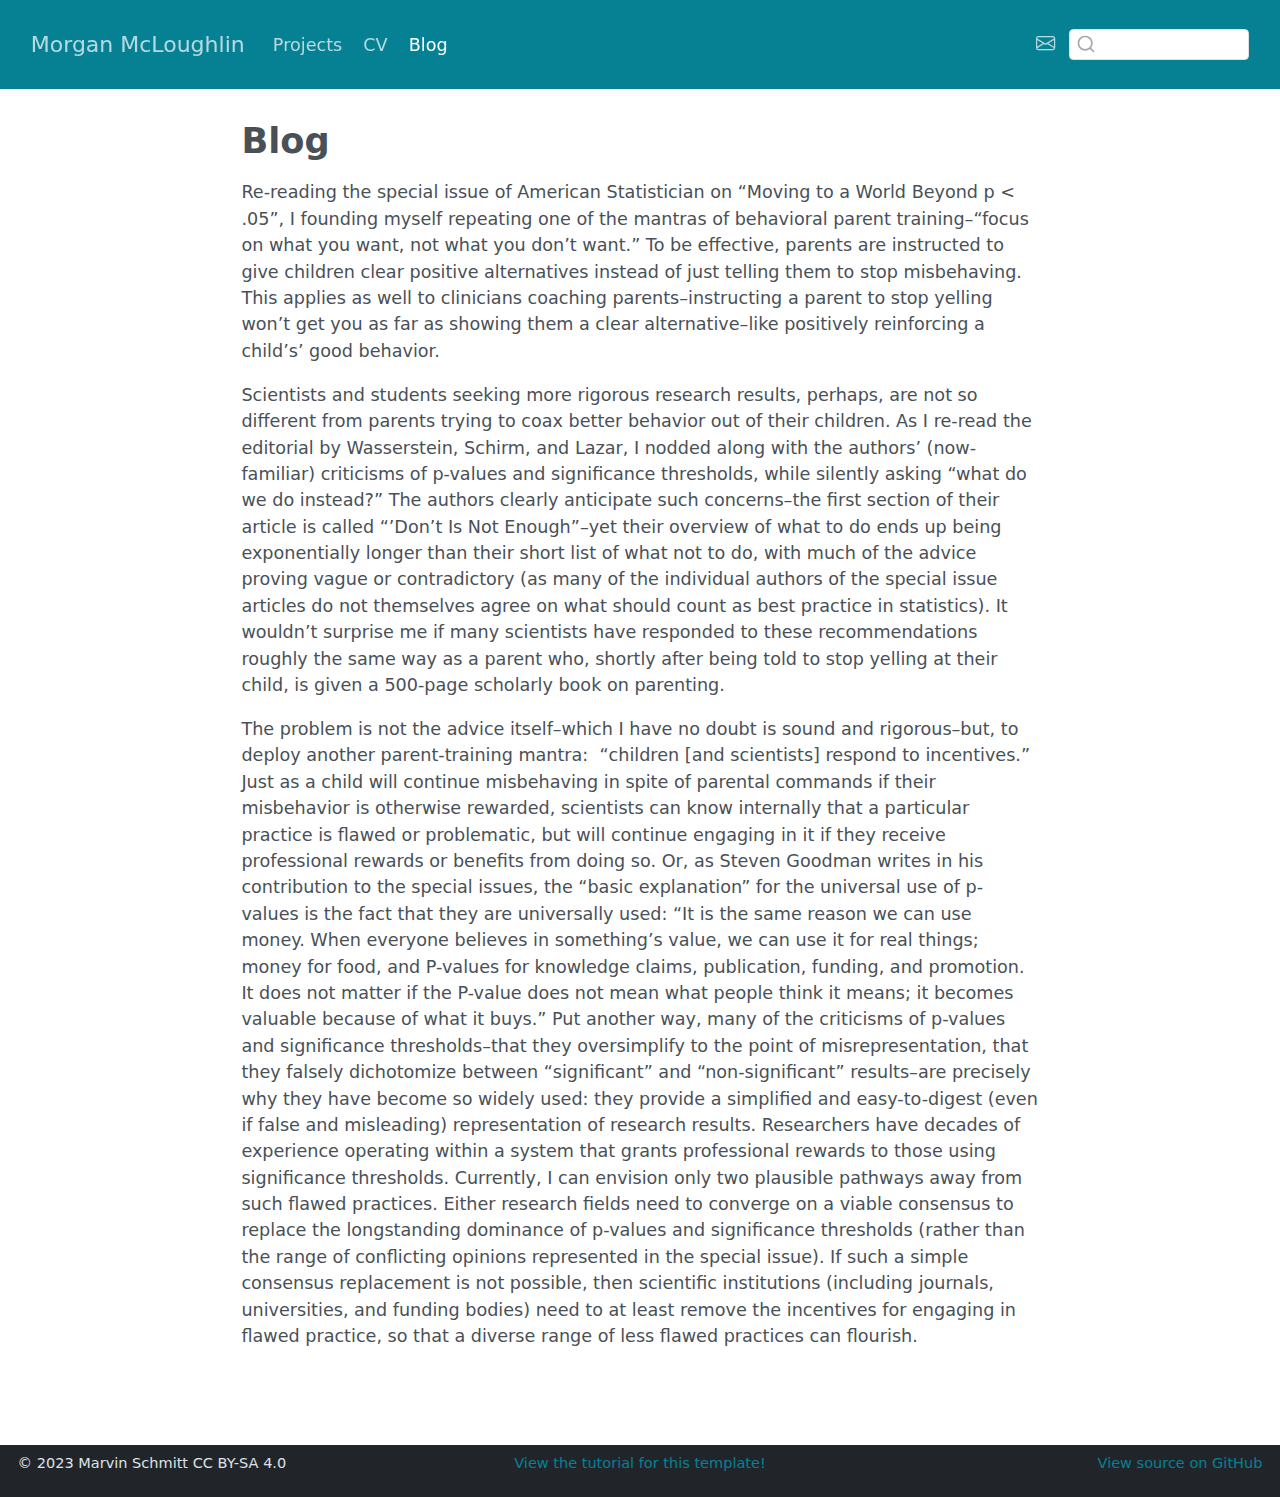
<file: docs/Blog/index_b.html>
<!DOCTYPE html>
<html xmlns="http://www.w3.org/1999/xhtml" lang="en" xml:lang="en"><head>

<meta charset="utf-8">
<meta name="generator" content="quarto-1.5.57">

<meta name="viewport" content="width=device-width, initial-scale=1.0, user-scalable=yes">


<title>Blog – Morgan McLoughlin</title>
<style>
code{white-space: pre-wrap;}
span.smallcaps{font-variant: small-caps;}
div.columns{display: flex; gap: min(4vw, 1.5em);}
div.column{flex: auto; overflow-x: auto;}
div.hanging-indent{margin-left: 1.5em; text-indent: -1.5em;}
ul.task-list{list-style: none;}
ul.task-list li input[type="checkbox"] {
  width: 0.8em;
  margin: 0 0.8em 0.2em -1em; /* quarto-specific, see https://github.com/quarto-dev/quarto-cli/issues/4556 */ 
  vertical-align: middle;
}
</style>


<script src="../site_libs/quarto-nav/quarto-nav.js"></script>
<script src="../site_libs/clipboard/clipboard.min.js"></script>
<script src="../site_libs/quarto-search/autocomplete.umd.js"></script>
<script src="../site_libs/quarto-search/fuse.min.js"></script>
<script src="../site_libs/quarto-search/quarto-search.js"></script>
<meta name="quarto:offset" content="../">
<script src="../site_libs/quarto-html/quarto.js"></script>
<script src="../site_libs/quarto-html/popper.min.js"></script>
<script src="../site_libs/quarto-html/tippy.umd.min.js"></script>
<script src="../site_libs/quarto-html/anchor.min.js"></script>
<link href="../site_libs/quarto-html/tippy.css" rel="stylesheet">
<link href="../site_libs/quarto-html/quarto-syntax-highlighting.css" rel="stylesheet" id="quarto-text-highlighting-styles">
<script src="../site_libs/bootstrap/bootstrap.min.js"></script>
<link href="../site_libs/bootstrap/bootstrap-icons.css" rel="stylesheet">
<link href="../site_libs/bootstrap/bootstrap.min.css" rel="stylesheet" id="quarto-bootstrap" data-mode="light">
<script id="quarto-search-options" type="application/json">{
  "location": "navbar",
  "copy-button": false,
  "collapse-after": 3,
  "panel-placement": "end",
  "type": "textbox",
  "limit": 50,
  "keyboard-shortcut": [
    "f",
    "/",
    "s"
  ],
  "language": {
    "search-no-results-text": "No results",
    "search-matching-documents-text": "matching documents",
    "search-copy-link-title": "Copy link to search",
    "search-hide-matches-text": "Hide additional matches",
    "search-more-match-text": "more match in this document",
    "search-more-matches-text": "more matches in this document",
    "search-clear-button-title": "Clear",
    "search-text-placeholder": "",
    "search-detached-cancel-button-title": "Cancel",
    "search-submit-button-title": "Submit",
    "search-label": "Search"
  }
}</script>


</head>

<body class="nav-fixed fullcontent">

<div id="quarto-search-results"></div>
  <header id="quarto-header" class="headroom fixed-top">
    <nav class="navbar navbar-expand-lg " data-bs-theme="dark">
      <div class="navbar-container container-fluid">
      <div class="navbar-brand-container mx-auto">
    <a class="navbar-brand" href="../index.html">
    <span class="navbar-title">Morgan McLoughlin</span>
    </a>
  </div>
            <div id="quarto-search" class="" title="Search"></div>
          <button class="navbar-toggler" type="button" data-bs-toggle="collapse" data-bs-target="#navbarCollapse" aria-controls="navbarCollapse" role="menu" aria-expanded="false" aria-label="Toggle navigation" onclick="if (window.quartoToggleHeadroom) { window.quartoToggleHeadroom(); }">
  <span class="navbar-toggler-icon"></span>
</button>
          <div class="collapse navbar-collapse" id="navbarCollapse">
            <ul class="navbar-nav navbar-nav-scroll me-auto">
  <li class="nav-item">
    <a class="nav-link" href="../projects/index_m.html"> 
<span class="menu-text">Projects</span></a>
  </li>  
  <li class="nav-item">
    <a class="nav-link" href="../cv/index.html"> 
<span class="menu-text">CV</span></a>
  </li>  
  <li class="nav-item">
    <a class="nav-link active" href="../Blog/index_b.html" aria-current="page"> 
<span class="menu-text">Blog</span></a>
  </li>  
</ul>
            <ul class="navbar-nav navbar-nav-scroll ms-auto">
  <li class="nav-item compact">
    <a class="nav-link" href="mailto:mxm1760@case.edu"> <i class="bi bi-envelope" role="img" aria-label="email">
</i> 
<span class="menu-text"></span></a>
  </li>  
</ul>
          </div> <!-- /navcollapse -->
            <div class="quarto-navbar-tools">
</div>
      </div> <!-- /container-fluid -->
    </nav>
</header>
<!-- content -->
<div id="quarto-content" class="quarto-container page-columns page-rows-contents page-layout-article page-navbar">
<!-- sidebar -->
<!-- margin-sidebar -->
    
<!-- main -->
<main class="content" id="quarto-document-content">

<header id="title-block-header" class="quarto-title-block default">
<div class="quarto-title">
<h1 class="title">Blog</h1>
</div>



<div class="quarto-title-meta">

    
  
    
  </div>
  


</header>


<p>Re-reading the special issue of American Statistician on “Moving to a World Beyond p &lt; .05”, I founding myself repeating one of the mantras of behavioral parent training–“focus on what you want, not what you don’t want.” To be effective, parents are instructed to give children clear positive alternatives instead of just telling them to stop misbehaving. This applies as well to clinicians coaching parents–instructing a parent to stop yelling won’t get you as far as showing them a clear alternative–like positively reinforcing a child’s’ good behavior.</p>
<p>Scientists and students seeking more rigorous research results, perhaps, are not so different from parents trying to coax better behavior out of their children. As I re-read the editorial by Wasserstein, Schirm, and Lazar, I nodded along with the authors’ (now-familiar) criticisms of p-values and significance thresholds, while silently asking “what do we do instead?” The authors clearly anticipate such concerns–the first section of their article is called “’Don’t Is Not Enough”–yet their overview of what to do ends up being exponentially longer than their short list of what not to do, with much of the advice proving vague or contradictory (as many of the individual authors of the special issue articles do not themselves agree on what should count as best practice in statistics). It wouldn’t surprise me if many scientists have responded to these recommendations roughly the same way as a parent who, shortly after being told to stop yelling at their child, is given a 500-page scholarly book on parenting.&nbsp;</p>
<p>The problem is not the advice itself–which I have no doubt is sound and rigorous–but, to deploy another parent-training mantra:&nbsp; “children [and scientists] respond to incentives.” Just as a child will continue misbehaving in spite of parental commands if their misbehavior is otherwise rewarded, scientists can know internally that a particular practice is flawed or problematic, but will continue engaging in it if they receive professional rewards or benefits from doing so. Or, as Steven Goodman writes in his contribution to the special issues, the “basic explanation” for the universal use of p-values is the fact that they are universally used: “It is the same reason we can use money. When everyone believes in something’s value, we can use it for real things; money for food, and P-values for knowledge claims, publication, funding, and promotion. It does not matter if the P-value does not mean what people think it means; it becomes valuable because of what it buys.” Put another way, many of the criticisms of p-values and significance thresholds–that they oversimplify to the point of misrepresentation, that they falsely dichotomize between “significant” and “non-significant” results–are precisely why they have become so widely used: they provide a simplified and easy-to-digest (even if false and misleading) representation of research results. Researchers have decades of experience operating within a system that grants professional rewards to those using significance thresholds. Currently, I can envision only two plausible pathways away from such flawed practices. Either research fields need to converge on a viable consensus to replace the longstanding dominance of p-values and significance thresholds (rather than the range of conflicting opinions represented in the special issue). If such a simple consensus replacement is not possible, then scientific institutions (including journals, universities, and funding bodies) need to at least remove the incentives for engaging in flawed practice, so that a diverse range of less flawed practices can flourish.</p>



</main> <!-- /main -->
<script id="quarto-html-after-body" type="application/javascript">
window.document.addEventListener("DOMContentLoaded", function (event) {
  const toggleBodyColorMode = (bsSheetEl) => {
    const mode = bsSheetEl.getAttribute("data-mode");
    const bodyEl = window.document.querySelector("body");
    if (mode === "dark") {
      bodyEl.classList.add("quarto-dark");
      bodyEl.classList.remove("quarto-light");
    } else {
      bodyEl.classList.add("quarto-light");
      bodyEl.classList.remove("quarto-dark");
    }
  }
  const toggleBodyColorPrimary = () => {
    const bsSheetEl = window.document.querySelector("link#quarto-bootstrap");
    if (bsSheetEl) {
      toggleBodyColorMode(bsSheetEl);
    }
  }
  toggleBodyColorPrimary();  
  const icon = "";
  const anchorJS = new window.AnchorJS();
  anchorJS.options = {
    placement: 'right',
    icon: icon
  };
  anchorJS.add('.anchored');
  const isCodeAnnotation = (el) => {
    for (const clz of el.classList) {
      if (clz.startsWith('code-annotation-')) {                     
        return true;
      }
    }
    return false;
  }
  const onCopySuccess = function(e) {
    // button target
    const button = e.trigger;
    // don't keep focus
    button.blur();
    // flash "checked"
    button.classList.add('code-copy-button-checked');
    var currentTitle = button.getAttribute("title");
    button.setAttribute("title", "Copied!");
    let tooltip;
    if (window.bootstrap) {
      button.setAttribute("data-bs-toggle", "tooltip");
      button.setAttribute("data-bs-placement", "left");
      button.setAttribute("data-bs-title", "Copied!");
      tooltip = new bootstrap.Tooltip(button, 
        { trigger: "manual", 
          customClass: "code-copy-button-tooltip",
          offset: [0, -8]});
      tooltip.show();    
    }
    setTimeout(function() {
      if (tooltip) {
        tooltip.hide();
        button.removeAttribute("data-bs-title");
        button.removeAttribute("data-bs-toggle");
        button.removeAttribute("data-bs-placement");
      }
      button.setAttribute("title", currentTitle);
      button.classList.remove('code-copy-button-checked');
    }, 1000);
    // clear code selection
    e.clearSelection();
  }
  const getTextToCopy = function(trigger) {
      const codeEl = trigger.previousElementSibling.cloneNode(true);
      for (const childEl of codeEl.children) {
        if (isCodeAnnotation(childEl)) {
          childEl.remove();
        }
      }
      return codeEl.innerText;
  }
  const clipboard = new window.ClipboardJS('.code-copy-button:not([data-in-quarto-modal])', {
    text: getTextToCopy
  });
  clipboard.on('success', onCopySuccess);
  if (window.document.getElementById('quarto-embedded-source-code-modal')) {
    // For code content inside modals, clipBoardJS needs to be initialized with a container option
    // TODO: Check when it could be a function (https://github.com/zenorocha/clipboard.js/issues/860)
    const clipboardModal = new window.ClipboardJS('.code-copy-button[data-in-quarto-modal]', {
      text: getTextToCopy,
      container: window.document.getElementById('quarto-embedded-source-code-modal')
    });
    clipboardModal.on('success', onCopySuccess);
  }
    var localhostRegex = new RegExp(/^(?:http|https):\/\/localhost\:?[0-9]*\//);
    var mailtoRegex = new RegExp(/^mailto:/);
      var filterRegex = new RegExp('/' + window.location.host + '/');
    var isInternal = (href) => {
        return filterRegex.test(href) || localhostRegex.test(href) || mailtoRegex.test(href);
    }
    // Inspect non-navigation links and adorn them if external
 	var links = window.document.querySelectorAll('a[href]:not(.nav-link):not(.navbar-brand):not(.toc-action):not(.sidebar-link):not(.sidebar-item-toggle):not(.pagination-link):not(.no-external):not([aria-hidden]):not(.dropdown-item):not(.quarto-navigation-tool):not(.about-link)');
    for (var i=0; i<links.length; i++) {
      const link = links[i];
      if (!isInternal(link.href)) {
        // undo the damage that might have been done by quarto-nav.js in the case of
        // links that we want to consider external
        if (link.dataset.originalHref !== undefined) {
          link.href = link.dataset.originalHref;
        }
      }
    }
  function tippyHover(el, contentFn, onTriggerFn, onUntriggerFn) {
    const config = {
      allowHTML: true,
      maxWidth: 500,
      delay: 100,
      arrow: false,
      appendTo: function(el) {
          return el.parentElement;
      },
      interactive: true,
      interactiveBorder: 10,
      theme: 'quarto',
      placement: 'bottom-start',
    };
    if (contentFn) {
      config.content = contentFn;
    }
    if (onTriggerFn) {
      config.onTrigger = onTriggerFn;
    }
    if (onUntriggerFn) {
      config.onUntrigger = onUntriggerFn;
    }
    window.tippy(el, config); 
  }
  const noterefs = window.document.querySelectorAll('a[role="doc-noteref"]');
  for (var i=0; i<noterefs.length; i++) {
    const ref = noterefs[i];
    tippyHover(ref, function() {
      // use id or data attribute instead here
      let href = ref.getAttribute('data-footnote-href') || ref.getAttribute('href');
      try { href = new URL(href).hash; } catch {}
      const id = href.replace(/^#\/?/, "");
      const note = window.document.getElementById(id);
      if (note) {
        return note.innerHTML;
      } else {
        return "";
      }
    });
  }
  const xrefs = window.document.querySelectorAll('a.quarto-xref');
  const processXRef = (id, note) => {
    // Strip column container classes
    const stripColumnClz = (el) => {
      el.classList.remove("page-full", "page-columns");
      if (el.children) {
        for (const child of el.children) {
          stripColumnClz(child);
        }
      }
    }
    stripColumnClz(note)
    if (id === null || id.startsWith('sec-')) {
      // Special case sections, only their first couple elements
      const container = document.createElement("div");
      if (note.children && note.children.length > 2) {
        container.appendChild(note.children[0].cloneNode(true));
        for (let i = 1; i < note.children.length; i++) {
          const child = note.children[i];
          if (child.tagName === "P" && child.innerText === "") {
            continue;
          } else {
            container.appendChild(child.cloneNode(true));
            break;
          }
        }
        if (window.Quarto?.typesetMath) {
          window.Quarto.typesetMath(container);
        }
        return container.innerHTML
      } else {
        if (window.Quarto?.typesetMath) {
          window.Quarto.typesetMath(note);
        }
        return note.innerHTML;
      }
    } else {
      // Remove any anchor links if they are present
      const anchorLink = note.querySelector('a.anchorjs-link');
      if (anchorLink) {
        anchorLink.remove();
      }
      if (window.Quarto?.typesetMath) {
        window.Quarto.typesetMath(note);
      }
      // TODO in 1.5, we should make sure this works without a callout special case
      if (note.classList.contains("callout")) {
        return note.outerHTML;
      } else {
        return note.innerHTML;
      }
    }
  }
  for (var i=0; i<xrefs.length; i++) {
    const xref = xrefs[i];
    tippyHover(xref, undefined, function(instance) {
      instance.disable();
      let url = xref.getAttribute('href');
      let hash = undefined; 
      if (url.startsWith('#')) {
        hash = url;
      } else {
        try { hash = new URL(url).hash; } catch {}
      }
      if (hash) {
        const id = hash.replace(/^#\/?/, "");
        const note = window.document.getElementById(id);
        if (note !== null) {
          try {
            const html = processXRef(id, note.cloneNode(true));
            instance.setContent(html);
          } finally {
            instance.enable();
            instance.show();
          }
        } else {
          // See if we can fetch this
          fetch(url.split('#')[0])
          .then(res => res.text())
          .then(html => {
            const parser = new DOMParser();
            const htmlDoc = parser.parseFromString(html, "text/html");
            const note = htmlDoc.getElementById(id);
            if (note !== null) {
              const html = processXRef(id, note);
              instance.setContent(html);
            } 
          }).finally(() => {
            instance.enable();
            instance.show();
          });
        }
      } else {
        // See if we can fetch a full url (with no hash to target)
        // This is a special case and we should probably do some content thinning / targeting
        fetch(url)
        .then(res => res.text())
        .then(html => {
          const parser = new DOMParser();
          const htmlDoc = parser.parseFromString(html, "text/html");
          const note = htmlDoc.querySelector('main.content');
          if (note !== null) {
            // This should only happen for chapter cross references
            // (since there is no id in the URL)
            // remove the first header
            if (note.children.length > 0 && note.children[0].tagName === "HEADER") {
              note.children[0].remove();
            }
            const html = processXRef(null, note);
            instance.setContent(html);
          } 
        }).finally(() => {
          instance.enable();
          instance.show();
        });
      }
    }, function(instance) {
    });
  }
      let selectedAnnoteEl;
      const selectorForAnnotation = ( cell, annotation) => {
        let cellAttr = 'data-code-cell="' + cell + '"';
        let lineAttr = 'data-code-annotation="' +  annotation + '"';
        const selector = 'span[' + cellAttr + '][' + lineAttr + ']';
        return selector;
      }
      const selectCodeLines = (annoteEl) => {
        const doc = window.document;
        const targetCell = annoteEl.getAttribute("data-target-cell");
        const targetAnnotation = annoteEl.getAttribute("data-target-annotation");
        const annoteSpan = window.document.querySelector(selectorForAnnotation(targetCell, targetAnnotation));
        const lines = annoteSpan.getAttribute("data-code-lines").split(",");
        const lineIds = lines.map((line) => {
          return targetCell + "-" + line;
        })
        let top = null;
        let height = null;
        let parent = null;
        if (lineIds.length > 0) {
            //compute the position of the single el (top and bottom and make a div)
            const el = window.document.getElementById(lineIds[0]);
            top = el.offsetTop;
            height = el.offsetHeight;
            parent = el.parentElement.parentElement;
          if (lineIds.length > 1) {
            const lastEl = window.document.getElementById(lineIds[lineIds.length - 1]);
            const bottom = lastEl.offsetTop + lastEl.offsetHeight;
            height = bottom - top;
          }
          if (top !== null && height !== null && parent !== null) {
            // cook up a div (if necessary) and position it 
            let div = window.document.getElementById("code-annotation-line-highlight");
            if (div === null) {
              div = window.document.createElement("div");
              div.setAttribute("id", "code-annotation-line-highlight");
              div.style.position = 'absolute';
              parent.appendChild(div);
            }
            div.style.top = top - 2 + "px";
            div.style.height = height + 4 + "px";
            div.style.left = 0;
            let gutterDiv = window.document.getElementById("code-annotation-line-highlight-gutter");
            if (gutterDiv === null) {
              gutterDiv = window.document.createElement("div");
              gutterDiv.setAttribute("id", "code-annotation-line-highlight-gutter");
              gutterDiv.style.position = 'absolute';
              const codeCell = window.document.getElementById(targetCell);
              const gutter = codeCell.querySelector('.code-annotation-gutter');
              gutter.appendChild(gutterDiv);
            }
            gutterDiv.style.top = top - 2 + "px";
            gutterDiv.style.height = height + 4 + "px";
          }
          selectedAnnoteEl = annoteEl;
        }
      };
      const unselectCodeLines = () => {
        const elementsIds = ["code-annotation-line-highlight", "code-annotation-line-highlight-gutter"];
        elementsIds.forEach((elId) => {
          const div = window.document.getElementById(elId);
          if (div) {
            div.remove();
          }
        });
        selectedAnnoteEl = undefined;
      };
        // Handle positioning of the toggle
    window.addEventListener(
      "resize",
      throttle(() => {
        elRect = undefined;
        if (selectedAnnoteEl) {
          selectCodeLines(selectedAnnoteEl);
        }
      }, 10)
    );
    function throttle(fn, ms) {
    let throttle = false;
    let timer;
      return (...args) => {
        if(!throttle) { // first call gets through
            fn.apply(this, args);
            throttle = true;
        } else { // all the others get throttled
            if(timer) clearTimeout(timer); // cancel #2
            timer = setTimeout(() => {
              fn.apply(this, args);
              timer = throttle = false;
            }, ms);
        }
      };
    }
      // Attach click handler to the DT
      const annoteDls = window.document.querySelectorAll('dt[data-target-cell]');
      for (const annoteDlNode of annoteDls) {
        annoteDlNode.addEventListener('click', (event) => {
          const clickedEl = event.target;
          if (clickedEl !== selectedAnnoteEl) {
            unselectCodeLines();
            const activeEl = window.document.querySelector('dt[data-target-cell].code-annotation-active');
            if (activeEl) {
              activeEl.classList.remove('code-annotation-active');
            }
            selectCodeLines(clickedEl);
            clickedEl.classList.add('code-annotation-active');
          } else {
            // Unselect the line
            unselectCodeLines();
            clickedEl.classList.remove('code-annotation-active');
          }
        });
      }
  const findCites = (el) => {
    const parentEl = el.parentElement;
    if (parentEl) {
      const cites = parentEl.dataset.cites;
      if (cites) {
        return {
          el,
          cites: cites.split(' ')
        };
      } else {
        return findCites(el.parentElement)
      }
    } else {
      return undefined;
    }
  };
  var bibliorefs = window.document.querySelectorAll('a[role="doc-biblioref"]');
  for (var i=0; i<bibliorefs.length; i++) {
    const ref = bibliorefs[i];
    const citeInfo = findCites(ref);
    if (citeInfo) {
      tippyHover(citeInfo.el, function() {
        var popup = window.document.createElement('div');
        citeInfo.cites.forEach(function(cite) {
          var citeDiv = window.document.createElement('div');
          citeDiv.classList.add('hanging-indent');
          citeDiv.classList.add('csl-entry');
          var biblioDiv = window.document.getElementById('ref-' + cite);
          if (biblioDiv) {
            citeDiv.innerHTML = biblioDiv.innerHTML;
          }
          popup.appendChild(citeDiv);
        });
        return popup.innerHTML;
      });
    }
  }
});
</script>
</div> <!-- /content -->
<footer class="footer">
  <div class="nav-footer">
    <div class="nav-footer-left">
<p><span class="faux-block">© 2023 Marvin Schmitt CC BY-SA 4.0</span></p>
</div>   
    <div class="nav-footer-center">
<p><span class="faux-block"><a href="https://www.marvinschmitt.com/blog/website-tutorial-quarto/">View the tutorial for this template!</a></span></p>
</div>
    <div class="nav-footer-right">
<p><span class="faux-block"><a href="https://github.com/marvinschmitt/quarto-website-template/">View source on GitHub</a></span></p>
</div>
  </div>
</footer>




</body></html>
</file>
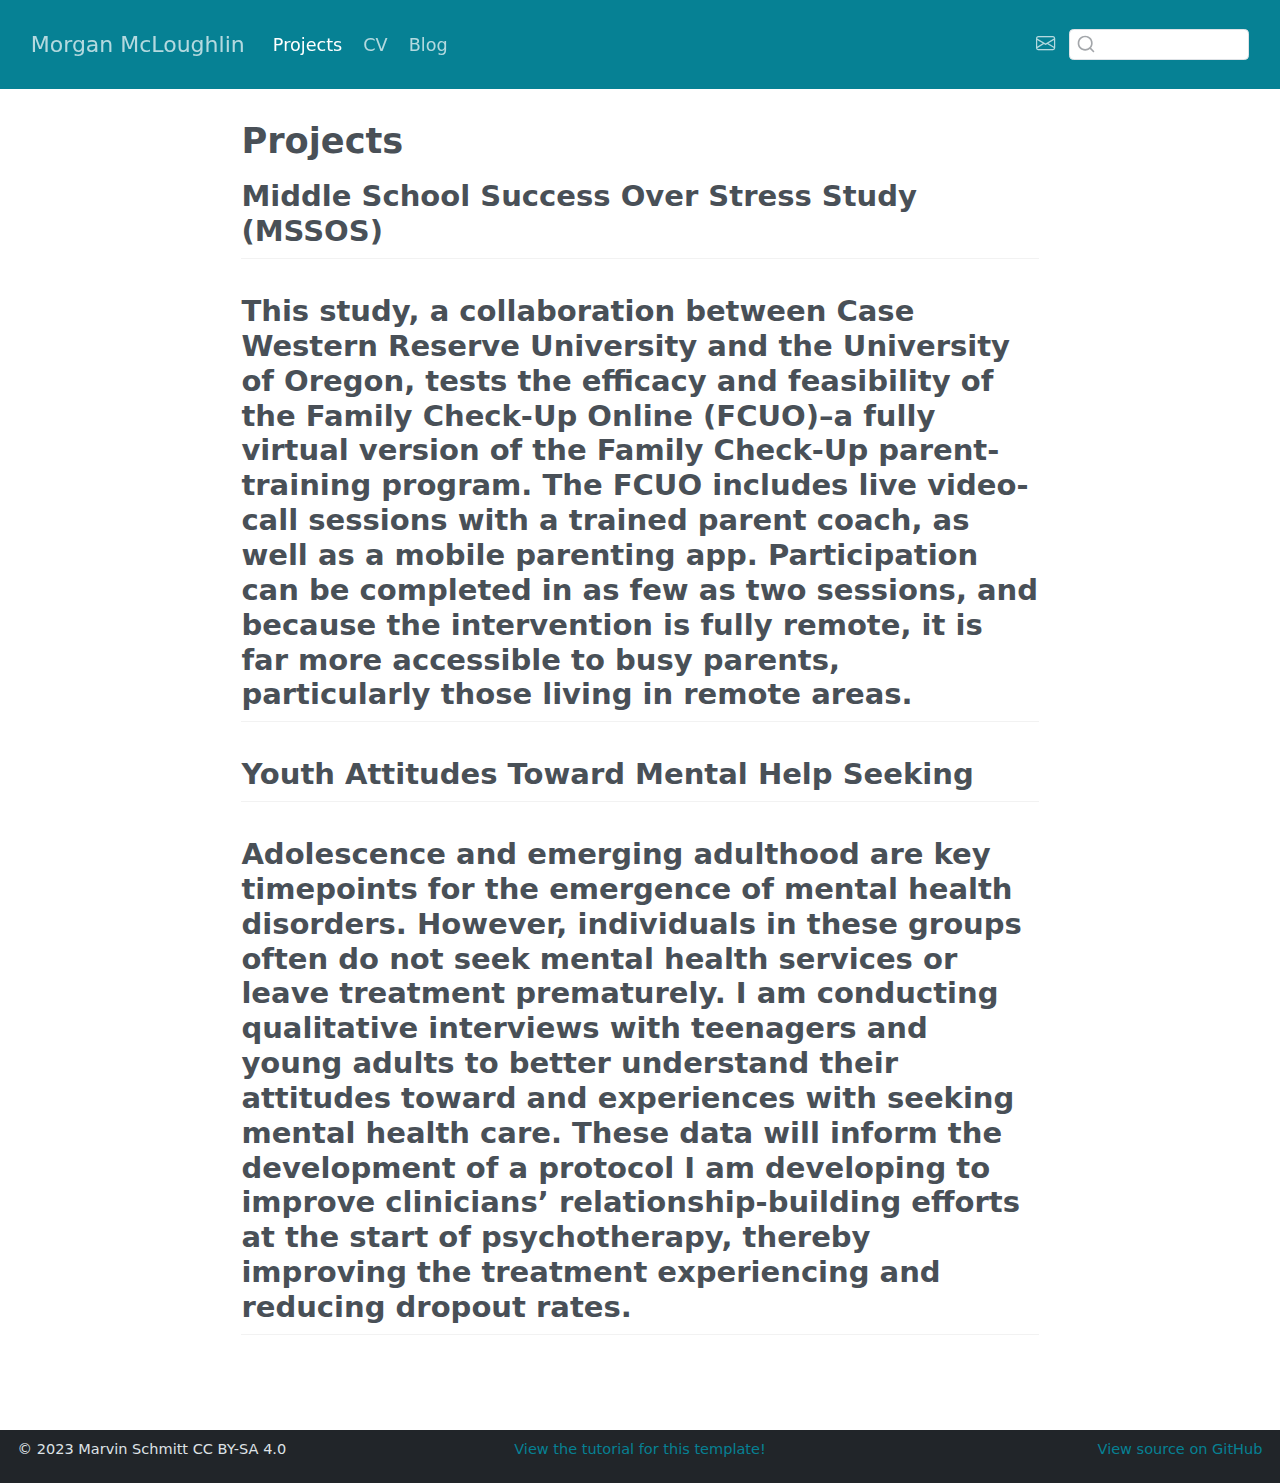
<file: docs/projects/index_m.html>
<!DOCTYPE html>
<html xmlns="http://www.w3.org/1999/xhtml" lang="en" xml:lang="en"><head>

<meta charset="utf-8">
<meta name="generator" content="quarto-1.5.57">

<meta name="viewport" content="width=device-width, initial-scale=1.0, user-scalable=yes">


<title>Projects – Morgan McLoughlin</title>
<style>
code{white-space: pre-wrap;}
span.smallcaps{font-variant: small-caps;}
div.columns{display: flex; gap: min(4vw, 1.5em);}
div.column{flex: auto; overflow-x: auto;}
div.hanging-indent{margin-left: 1.5em; text-indent: -1.5em;}
ul.task-list{list-style: none;}
ul.task-list li input[type="checkbox"] {
  width: 0.8em;
  margin: 0 0.8em 0.2em -1em; /* quarto-specific, see https://github.com/quarto-dev/quarto-cli/issues/4556 */ 
  vertical-align: middle;
}
</style>


<script src="../site_libs/quarto-nav/quarto-nav.js"></script>
<script src="../site_libs/clipboard/clipboard.min.js"></script>
<script src="../site_libs/quarto-search/autocomplete.umd.js"></script>
<script src="../site_libs/quarto-search/fuse.min.js"></script>
<script src="../site_libs/quarto-search/quarto-search.js"></script>
<meta name="quarto:offset" content="../">
<script src="../site_libs/quarto-html/quarto.js"></script>
<script src="../site_libs/quarto-html/popper.min.js"></script>
<script src="../site_libs/quarto-html/tippy.umd.min.js"></script>
<script src="../site_libs/quarto-html/anchor.min.js"></script>
<link href="../site_libs/quarto-html/tippy.css" rel="stylesheet">
<link href="../site_libs/quarto-html/quarto-syntax-highlighting.css" rel="stylesheet" id="quarto-text-highlighting-styles">
<script src="../site_libs/bootstrap/bootstrap.min.js"></script>
<link href="../site_libs/bootstrap/bootstrap-icons.css" rel="stylesheet">
<link href="../site_libs/bootstrap/bootstrap.min.css" rel="stylesheet" id="quarto-bootstrap" data-mode="light">
<script id="quarto-search-options" type="application/json">{
  "location": "navbar",
  "copy-button": false,
  "collapse-after": 3,
  "panel-placement": "end",
  "type": "textbox",
  "limit": 50,
  "keyboard-shortcut": [
    "f",
    "/",
    "s"
  ],
  "language": {
    "search-no-results-text": "No results",
    "search-matching-documents-text": "matching documents",
    "search-copy-link-title": "Copy link to search",
    "search-hide-matches-text": "Hide additional matches",
    "search-more-match-text": "more match in this document",
    "search-more-matches-text": "more matches in this document",
    "search-clear-button-title": "Clear",
    "search-text-placeholder": "",
    "search-detached-cancel-button-title": "Cancel",
    "search-submit-button-title": "Submit",
    "search-label": "Search"
  }
}</script>


</head>

<body class="nav-fixed fullcontent">

<div id="quarto-search-results"></div>
  <header id="quarto-header" class="headroom fixed-top">
    <nav class="navbar navbar-expand-lg " data-bs-theme="dark">
      <div class="navbar-container container-fluid">
      <div class="navbar-brand-container mx-auto">
    <a class="navbar-brand" href="../index.html">
    <span class="navbar-title">Morgan McLoughlin</span>
    </a>
  </div>
            <div id="quarto-search" class="" title="Search"></div>
          <button class="navbar-toggler" type="button" data-bs-toggle="collapse" data-bs-target="#navbarCollapse" aria-controls="navbarCollapse" role="menu" aria-expanded="false" aria-label="Toggle navigation" onclick="if (window.quartoToggleHeadroom) { window.quartoToggleHeadroom(); }">
  <span class="navbar-toggler-icon"></span>
</button>
          <div class="collapse navbar-collapse" id="navbarCollapse">
            <ul class="navbar-nav navbar-nav-scroll me-auto">
  <li class="nav-item">
    <a class="nav-link active" href="../projects/index_m.html" aria-current="page"> 
<span class="menu-text">Projects</span></a>
  </li>  
  <li class="nav-item">
    <a class="nav-link" href="../cv/index.html"> 
<span class="menu-text">CV</span></a>
  </li>  
  <li class="nav-item">
    <a class="nav-link" href="../Blog/index_b.html"> 
<span class="menu-text">Blog</span></a>
  </li>  
</ul>
            <ul class="navbar-nav navbar-nav-scroll ms-auto">
  <li class="nav-item compact">
    <a class="nav-link" href="mailto:mxm1760@case.edu"> <i class="bi bi-envelope" role="img" aria-label="email">
</i> 
<span class="menu-text"></span></a>
  </li>  
</ul>
          </div> <!-- /navcollapse -->
            <div class="quarto-navbar-tools">
</div>
      </div> <!-- /container-fluid -->
    </nav>
</header>
<!-- content -->
<div id="quarto-content" class="quarto-container page-columns page-rows-contents page-layout-article page-navbar">
<!-- sidebar -->
<!-- margin-sidebar -->
    
<!-- main -->
<main class="content" id="quarto-document-content">

<header id="title-block-header" class="quarto-title-block default">
<div class="quarto-title">
<h1 class="title">Projects</h1>
</div>



<div class="quarto-title-meta">

    
  
    
  </div>
  


</header>


<section id="middle-school-success-over-stress-study-mssos" class="level2">
<h2 class="anchored" data-anchor-id="middle-school-success-over-stress-study-mssos">Middle School Success Over Stress Study (MSSOS)</h2>
</section>
<section id="[base64].-the-fcuo-includes-live-video-call-sessions-with-a-trained-parent-coach-as-well-as-a-mobile-parenting-app.-participation-can-be-completed-in-as-few-as-two-sessions-and-because-the-intervention-is-fully-remote-it-is-far-more-accessible-to-busy-parents-particularly-those-living-in-remote-areas." class="level2">
<h2 class="anchored" data-anchor-id="[base64].-the-fcuo-includes-live-video-call-sessions-with-a-trained-parent-coach-as-well-as-a-mobile-parenting-app.-participation-can-be-completed-in-as-few-as-two-sessions-and-because-the-intervention-is-fully-remote-it-is-far-more-accessible-to-busy-parents-particularly-those-living-in-remote-areas.">This study, a collaboration between Case Western Reserve University and the University of Oregon, tests the efficacy and feasibility of the Family Check-Up Online (FCUO)–a fully virtual version of the Family Check-Up parent-training program. The FCUO includes live video-call sessions with a trained parent coach, as well as a mobile parenting app. Participation can be completed in as few as two sessions, and because the intervention is fully remote, it is far more accessible to busy parents, particularly those living in remote areas.</h2>
</section>
<section id="youth-attitudes-toward-mental-help-seeking" class="level2">
<h2 class="anchored" data-anchor-id="youth-attitudes-toward-mental-help-seeking">Youth Attitudes Toward Mental Help Seeking</h2>
</section>
<section id="adolescence-and-emerging-adulthood-are-key-timepoints-for-the-emergence-of-mental-health-disorders.-however-individuals-in-these-groups-often-do-not-seek-mental-health-services-or-leave-treatment-prematurely.-i-am-conducting-qualitative-interviews-with-teenagers-and-young-adults-to-better-understand-their-attitudes-toward-and-experiences-with-seeking-mental-health-care.[base64]." class="level2">
<h2 class="anchored" data-anchor-id="adolescence-and-emerging-adulthood-are-key-timepoints-for-the-emergence-of-mental-health-disorders.-however-individuals-in-these-groups-often-do-not-seek-mental-health-services-or-leave-treatment-prematurely.-i-am-conducting-qualitative-interviews-with-teenagers-and-young-adults-to-better-understand-their-attitudes-toward-and-experiences-with-seeking-mental-health-care.[base64].">Adolescence and emerging adulthood are key timepoints for the emergence of mental health disorders. However, individuals in these groups often do not seek mental health services or leave treatment prematurely. I am conducting qualitative interviews with teenagers and young adults to better understand their attitudes toward and experiences with seeking mental health care. These data will inform the development of a protocol I am developing to improve clinicians’ relationship-building efforts at the start of psychotherapy, thereby improving the treatment experiencing and reducing dropout rates.</h2>


</section>

</main> <!-- /main -->
<script id="quarto-html-after-body" type="application/javascript">
window.document.addEventListener("DOMContentLoaded", function (event) {
  const toggleBodyColorMode = (bsSheetEl) => {
    const mode = bsSheetEl.getAttribute("data-mode");
    const bodyEl = window.document.querySelector("body");
    if (mode === "dark") {
      bodyEl.classList.add("quarto-dark");
      bodyEl.classList.remove("quarto-light");
    } else {
      bodyEl.classList.add("quarto-light");
      bodyEl.classList.remove("quarto-dark");
    }
  }
  const toggleBodyColorPrimary = () => {
    const bsSheetEl = window.document.querySelector("link#quarto-bootstrap");
    if (bsSheetEl) {
      toggleBodyColorMode(bsSheetEl);
    }
  }
  toggleBodyColorPrimary();  
  const icon = "";
  const anchorJS = new window.AnchorJS();
  anchorJS.options = {
    placement: 'right',
    icon: icon
  };
  anchorJS.add('.anchored');
  const isCodeAnnotation = (el) => {
    for (const clz of el.classList) {
      if (clz.startsWith('code-annotation-')) {                     
        return true;
      }
    }
    return false;
  }
  const onCopySuccess = function(e) {
    // button target
    const button = e.trigger;
    // don't keep focus
    button.blur();
    // flash "checked"
    button.classList.add('code-copy-button-checked');
    var currentTitle = button.getAttribute("title");
    button.setAttribute("title", "Copied!");
    let tooltip;
    if (window.bootstrap) {
      button.setAttribute("data-bs-toggle", "tooltip");
      button.setAttribute("data-bs-placement", "left");
      button.setAttribute("data-bs-title", "Copied!");
      tooltip = new bootstrap.Tooltip(button, 
        { trigger: "manual", 
          customClass: "code-copy-button-tooltip",
          offset: [0, -8]});
      tooltip.show();    
    }
    setTimeout(function() {
      if (tooltip) {
        tooltip.hide();
        button.removeAttribute("data-bs-title");
        button.removeAttribute("data-bs-toggle");
        button.removeAttribute("data-bs-placement");
      }
      button.setAttribute("title", currentTitle);
      button.classList.remove('code-copy-button-checked');
    }, 1000);
    // clear code selection
    e.clearSelection();
  }
  const getTextToCopy = function(trigger) {
      const codeEl = trigger.previousElementSibling.cloneNode(true);
      for (const childEl of codeEl.children) {
        if (isCodeAnnotation(childEl)) {
          childEl.remove();
        }
      }
      return codeEl.innerText;
  }
  const clipboard = new window.ClipboardJS('.code-copy-button:not([data-in-quarto-modal])', {
    text: getTextToCopy
  });
  clipboard.on('success', onCopySuccess);
  if (window.document.getElementById('quarto-embedded-source-code-modal')) {
    // For code content inside modals, clipBoardJS needs to be initialized with a container option
    // TODO: Check when it could be a function (https://github.com/zenorocha/clipboard.js/issues/860)
    const clipboardModal = new window.ClipboardJS('.code-copy-button[data-in-quarto-modal]', {
      text: getTextToCopy,
      container: window.document.getElementById('quarto-embedded-source-code-modal')
    });
    clipboardModal.on('success', onCopySuccess);
  }
    var localhostRegex = new RegExp(/^(?:http|https):\/\/localhost\:?[0-9]*\//);
    var mailtoRegex = new RegExp(/^mailto:/);
      var filterRegex = new RegExp('/' + window.location.host + '/');
    var isInternal = (href) => {
        return filterRegex.test(href) || localhostRegex.test(href) || mailtoRegex.test(href);
    }
    // Inspect non-navigation links and adorn them if external
 	var links = window.document.querySelectorAll('a[href]:not(.nav-link):not(.navbar-brand):not(.toc-action):not(.sidebar-link):not(.sidebar-item-toggle):not(.pagination-link):not(.no-external):not([aria-hidden]):not(.dropdown-item):not(.quarto-navigation-tool):not(.about-link)');
    for (var i=0; i<links.length; i++) {
      const link = links[i];
      if (!isInternal(link.href)) {
        // undo the damage that might have been done by quarto-nav.js in the case of
        // links that we want to consider external
        if (link.dataset.originalHref !== undefined) {
          link.href = link.dataset.originalHref;
        }
      }
    }
  function tippyHover(el, contentFn, onTriggerFn, onUntriggerFn) {
    const config = {
      allowHTML: true,
      maxWidth: 500,
      delay: 100,
      arrow: false,
      appendTo: function(el) {
          return el.parentElement;
      },
      interactive: true,
      interactiveBorder: 10,
      theme: 'quarto',
      placement: 'bottom-start',
    };
    if (contentFn) {
      config.content = contentFn;
    }
    if (onTriggerFn) {
      config.onTrigger = onTriggerFn;
    }
    if (onUntriggerFn) {
      config.onUntrigger = onUntriggerFn;
    }
    window.tippy(el, config); 
  }
  const noterefs = window.document.querySelectorAll('a[role="doc-noteref"]');
  for (var i=0; i<noterefs.length; i++) {
    const ref = noterefs[i];
    tippyHover(ref, function() {
      // use id or data attribute instead here
      let href = ref.getAttribute('data-footnote-href') || ref.getAttribute('href');
      try { href = new URL(href).hash; } catch {}
      const id = href.replace(/^#\/?/, "");
      const note = window.document.getElementById(id);
      if (note) {
        return note.innerHTML;
      } else {
        return "";
      }
    });
  }
  const xrefs = window.document.querySelectorAll('a.quarto-xref');
  const processXRef = (id, note) => {
    // Strip column container classes
    const stripColumnClz = (el) => {
      el.classList.remove("page-full", "page-columns");
      if (el.children) {
        for (const child of el.children) {
          stripColumnClz(child);
        }
      }
    }
    stripColumnClz(note)
    if (id === null || id.startsWith('sec-')) {
      // Special case sections, only their first couple elements
      const container = document.createElement("div");
      if (note.children && note.children.length > 2) {
        container.appendChild(note.children[0].cloneNode(true));
        for (let i = 1; i < note.children.length; i++) {
          const child = note.children[i];
          if (child.tagName === "P" && child.innerText === "") {
            continue;
          } else {
            container.appendChild(child.cloneNode(true));
            break;
          }
        }
        if (window.Quarto?.typesetMath) {
          window.Quarto.typesetMath(container);
        }
        return container.innerHTML
      } else {
        if (window.Quarto?.typesetMath) {
          window.Quarto.typesetMath(note);
        }
        return note.innerHTML;
      }
    } else {
      // Remove any anchor links if they are present
      const anchorLink = note.querySelector('a.anchorjs-link');
      if (anchorLink) {
        anchorLink.remove();
      }
      if (window.Quarto?.typesetMath) {
        window.Quarto.typesetMath(note);
      }
      // TODO in 1.5, we should make sure this works without a callout special case
      if (note.classList.contains("callout")) {
        return note.outerHTML;
      } else {
        return note.innerHTML;
      }
    }
  }
  for (var i=0; i<xrefs.length; i++) {
    const xref = xrefs[i];
    tippyHover(xref, undefined, function(instance) {
      instance.disable();
      let url = xref.getAttribute('href');
      let hash = undefined; 
      if (url.startsWith('#')) {
        hash = url;
      } else {
        try { hash = new URL(url).hash; } catch {}
      }
      if (hash) {
        const id = hash.replace(/^#\/?/, "");
        const note = window.document.getElementById(id);
        if (note !== null) {
          try {
            const html = processXRef(id, note.cloneNode(true));
            instance.setContent(html);
          } finally {
            instance.enable();
            instance.show();
          }
        } else {
          // See if we can fetch this
          fetch(url.split('#')[0])
          .then(res => res.text())
          .then(html => {
            const parser = new DOMParser();
            const htmlDoc = parser.parseFromString(html, "text/html");
            const note = htmlDoc.getElementById(id);
            if (note !== null) {
              const html = processXRef(id, note);
              instance.setContent(html);
            } 
          }).finally(() => {
            instance.enable();
            instance.show();
          });
        }
      } else {
        // See if we can fetch a full url (with no hash to target)
        // This is a special case and we should probably do some content thinning / targeting
        fetch(url)
        .then(res => res.text())
        .then(html => {
          const parser = new DOMParser();
          const htmlDoc = parser.parseFromString(html, "text/html");
          const note = htmlDoc.querySelector('main.content');
          if (note !== null) {
            // This should only happen for chapter cross references
            // (since there is no id in the URL)
            // remove the first header
            if (note.children.length > 0 && note.children[0].tagName === "HEADER") {
              note.children[0].remove();
            }
            const html = processXRef(null, note);
            instance.setContent(html);
          } 
        }).finally(() => {
          instance.enable();
          instance.show();
        });
      }
    }, function(instance) {
    });
  }
      let selectedAnnoteEl;
      const selectorForAnnotation = ( cell, annotation) => {
        let cellAttr = 'data-code-cell="' + cell + '"';
        let lineAttr = 'data-code-annotation="' +  annotation + '"';
        const selector = 'span[' + cellAttr + '][' + lineAttr + ']';
        return selector;
      }
      const selectCodeLines = (annoteEl) => {
        const doc = window.document;
        const targetCell = annoteEl.getAttribute("data-target-cell");
        const targetAnnotation = annoteEl.getAttribute("data-target-annotation");
        const annoteSpan = window.document.querySelector(selectorForAnnotation(targetCell, targetAnnotation));
        const lines = annoteSpan.getAttribute("data-code-lines").split(",");
        const lineIds = lines.map((line) => {
          return targetCell + "-" + line;
        })
        let top = null;
        let height = null;
        let parent = null;
        if (lineIds.length > 0) {
            //compute the position of the single el (top and bottom and make a div)
            const el = window.document.getElementById(lineIds[0]);
            top = el.offsetTop;
            height = el.offsetHeight;
            parent = el.parentElement.parentElement;
          if (lineIds.length > 1) {
            const lastEl = window.document.getElementById(lineIds[lineIds.length - 1]);
            const bottom = lastEl.offsetTop + lastEl.offsetHeight;
            height = bottom - top;
          }
          if (top !== null && height !== null && parent !== null) {
            // cook up a div (if necessary) and position it 
            let div = window.document.getElementById("code-annotation-line-highlight");
            if (div === null) {
              div = window.document.createElement("div");
              div.setAttribute("id", "code-annotation-line-highlight");
              div.style.position = 'absolute';
              parent.appendChild(div);
            }
            div.style.top = top - 2 + "px";
            div.style.height = height + 4 + "px";
            div.style.left = 0;
            let gutterDiv = window.document.getElementById("code-annotation-line-highlight-gutter");
            if (gutterDiv === null) {
              gutterDiv = window.document.createElement("div");
              gutterDiv.setAttribute("id", "code-annotation-line-highlight-gutter");
              gutterDiv.style.position = 'absolute';
              const codeCell = window.document.getElementById(targetCell);
              const gutter = codeCell.querySelector('.code-annotation-gutter');
              gutter.appendChild(gutterDiv);
            }
            gutterDiv.style.top = top - 2 + "px";
            gutterDiv.style.height = height + 4 + "px";
          }
          selectedAnnoteEl = annoteEl;
        }
      };
      const unselectCodeLines = () => {
        const elementsIds = ["code-annotation-line-highlight", "code-annotation-line-highlight-gutter"];
        elementsIds.forEach((elId) => {
          const div = window.document.getElementById(elId);
          if (div) {
            div.remove();
          }
        });
        selectedAnnoteEl = undefined;
      };
        // Handle positioning of the toggle
    window.addEventListener(
      "resize",
      throttle(() => {
        elRect = undefined;
        if (selectedAnnoteEl) {
          selectCodeLines(selectedAnnoteEl);
        }
      }, 10)
    );
    function throttle(fn, ms) {
    let throttle = false;
    let timer;
      return (...args) => {
        if(!throttle) { // first call gets through
            fn.apply(this, args);
            throttle = true;
        } else { // all the others get throttled
            if(timer) clearTimeout(timer); // cancel #2
            timer = setTimeout(() => {
              fn.apply(this, args);
              timer = throttle = false;
            }, ms);
        }
      };
    }
      // Attach click handler to the DT
      const annoteDls = window.document.querySelectorAll('dt[data-target-cell]');
      for (const annoteDlNode of annoteDls) {
        annoteDlNode.addEventListener('click', (event) => {
          const clickedEl = event.target;
          if (clickedEl !== selectedAnnoteEl) {
            unselectCodeLines();
            const activeEl = window.document.querySelector('dt[data-target-cell].code-annotation-active');
            if (activeEl) {
              activeEl.classList.remove('code-annotation-active');
            }
            selectCodeLines(clickedEl);
            clickedEl.classList.add('code-annotation-active');
          } else {
            // Unselect the line
            unselectCodeLines();
            clickedEl.classList.remove('code-annotation-active');
          }
        });
      }
  const findCites = (el) => {
    const parentEl = el.parentElement;
    if (parentEl) {
      const cites = parentEl.dataset.cites;
      if (cites) {
        return {
          el,
          cites: cites.split(' ')
        };
      } else {
        return findCites(el.parentElement)
      }
    } else {
      return undefined;
    }
  };
  var bibliorefs = window.document.querySelectorAll('a[role="doc-biblioref"]');
  for (var i=0; i<bibliorefs.length; i++) {
    const ref = bibliorefs[i];
    const citeInfo = findCites(ref);
    if (citeInfo) {
      tippyHover(citeInfo.el, function() {
        var popup = window.document.createElement('div');
        citeInfo.cites.forEach(function(cite) {
          var citeDiv = window.document.createElement('div');
          citeDiv.classList.add('hanging-indent');
          citeDiv.classList.add('csl-entry');
          var biblioDiv = window.document.getElementById('ref-' + cite);
          if (biblioDiv) {
            citeDiv.innerHTML = biblioDiv.innerHTML;
          }
          popup.appendChild(citeDiv);
        });
        return popup.innerHTML;
      });
    }
  }
});
</script>
</div> <!-- /content -->
<footer class="footer">
  <div class="nav-footer">
    <div class="nav-footer-left">
<p><span class="faux-block">© 2023 Marvin Schmitt CC BY-SA 4.0</span></p>
</div>   
    <div class="nav-footer-center">
<p><span class="faux-block"><a href="https://www.marvinschmitt.com/blog/website-tutorial-quarto/">View the tutorial for this template!</a></span></p>
</div>
    <div class="nav-footer-right">
<p><span class="faux-block"><a href="https://github.com/marvinschmitt/quarto-website-template/">View source on GitHub</a></span></p>
</div>
  </div>
</footer>




</body></html>
</file>
<file: docs/site_libs/quarto-html/tippy.css>
.tippy-box[data-animation=fade][data-state=hidden]{opacity:0}[data-tippy-root]{max-width:calc(100vw - 10px)}.tippy-box{position:relative;background-color:#333;color:#fff;border-radius:4px;font-size:14px;line-height:1.4;white-space:normal;outline:0;transition-property:transform,visibility,opacity}.tippy-box[data-placement^=top]>.tippy-arrow{bottom:0}.tippy-box[data-placement^=top]>.tippy-arrow:before{bottom:-7px;left:0;border-width:8px 8px 0;border-top-color:initial;transform-origin:center top}.tippy-box[data-placement^=bottom]>.tippy-arrow{top:0}.tippy-box[data-placement^=bottom]>.tippy-arrow:before{top:-7px;left:0;border-width:0 8px 8px;border-bottom-color:initial;transform-origin:center bottom}.tippy-box[data-placement^=left]>.tippy-arrow{right:0}.tippy-box[data-placement^=left]>.tippy-arrow:before{border-width:8px 0 8px 8px;border-left-color:initial;right:-7px;transform-origin:center left}.tippy-box[data-placement^=right]>.tippy-arrow{left:0}.tippy-box[data-placement^=right]>.tippy-arrow:before{left:-7px;border-width:8px 8px 8px 0;border-right-color:initial;transform-origin:center right}.tippy-box[data-inertia][data-state=visible]{transition-timing-function:cubic-bezier(.54,1.5,.38,1.11)}.tippy-arrow{width:16px;height:16px;color:#333}.tippy-arrow:before{content:"";position:absolute;border-color:transparent;border-style:solid}.tippy-content{position:relative;padding:5px 9px;z-index:1}
</file>
<file: docs/site_libs/quarto-html/quarto-syntax-highlighting.css>
/* quarto syntax highlight colors */
:root {
  --quarto-hl-ot-color: #003B4F;
  --quarto-hl-at-color: #657422;
  --quarto-hl-ss-color: #20794D;
  --quarto-hl-an-color: #5E5E5E;
  --quarto-hl-fu-color: #4758AB;
  --quarto-hl-st-color: #20794D;
  --quarto-hl-cf-color: #003B4F;
  --quarto-hl-op-color: #5E5E5E;
  --quarto-hl-er-color: #AD0000;
  --quarto-hl-bn-color: #AD0000;
  --quarto-hl-al-color: #AD0000;
  --quarto-hl-va-color: #111111;
  --quarto-hl-bu-color: inherit;
  --quarto-hl-ex-color: inherit;
  --quarto-hl-pp-color: #AD0000;
  --quarto-hl-in-color: #5E5E5E;
  --quarto-hl-vs-color: #20794D;
  --quarto-hl-wa-color: #5E5E5E;
  --quarto-hl-do-color: #5E5E5E;
  --quarto-hl-im-color: #00769E;
  --quarto-hl-ch-color: #20794D;
  --quarto-hl-dt-color: #AD0000;
  --quarto-hl-fl-color: #AD0000;
  --quarto-hl-co-color: #5E5E5E;
  --quarto-hl-cv-color: #5E5E5E;
  --quarto-hl-cn-color: #8f5902;
  --quarto-hl-sc-color: #5E5E5E;
  --quarto-hl-dv-color: #AD0000;
  --quarto-hl-kw-color: #003B4F;
}

/* other quarto variables */
:root {
  --quarto-font-monospace: SFMono-Regular, Menlo, Monaco, Consolas, "Liberation Mono", "Courier New", monospace;
}

pre > code.sourceCode > span {
  color: #003B4F;
}

code span {
  color: #003B4F;
}

code.sourceCode > span {
  color: #003B4F;
}

div.sourceCode,
div.sourceCode pre.sourceCode {
  color: #003B4F;
}

code span.ot {
  color: #003B4F;
  font-style: inherit;
}

code span.at {
  color: #657422;
  font-style: inherit;
}

code span.ss {
  color: #20794D;
  font-style: inherit;
}

code span.an {
  color: #5E5E5E;
  font-style: inherit;
}

code span.fu {
  color: #4758AB;
  font-style: inherit;
}

code span.st {
  color: #20794D;
  font-style: inherit;
}

code span.cf {
  color: #003B4F;
  font-weight: bold;
  font-style: inherit;
}

code span.op {
  color: #5E5E5E;
  font-style: inherit;
}

code span.er {
  color: #AD0000;
  font-style: inherit;
}

code span.bn {
  color: #AD0000;
  font-style: inherit;
}

code span.al {
  color: #AD0000;
  font-style: inherit;
}

code span.va {
  color: #111111;
  font-style: inherit;
}

code span.bu {
  font-style: inherit;
}

code span.ex {
  font-style: inherit;
}

code span.pp {
  color: #AD0000;
  font-style: inherit;
}

code span.in {
  color: #5E5E5E;
  font-style: inherit;
}

code span.vs {
  color: #20794D;
  font-style: inherit;
}

code span.wa {
  color: #5E5E5E;
  font-style: italic;
}

code span.do {
  color: #5E5E5E;
  font-style: italic;
}

code span.im {
  color: #00769E;
  font-style: inherit;
}

code span.ch {
  color: #20794D;
  font-style: inherit;
}

code span.dt {
  color: #AD0000;
  font-style: inherit;
}

code span.fl {
  color: #AD0000;
  font-style: inherit;
}

code span.co {
  color: #5E5E5E;
  font-style: inherit;
}

code span.cv {
  color: #5E5E5E;
  font-style: italic;
}

code span.cn {
  color: #8f5902;
  font-style: inherit;
}

code span.sc {
  color: #5E5E5E;
  font-style: inherit;
}

code span.dv {
  color: #AD0000;
  font-style: inherit;
}

code span.kw {
  color: #003B4F;
  font-weight: bold;
  font-style: inherit;
}

.prevent-inlining {
  content: "</";
}

/*# sourceMappingURL=debc5d5d77c3f9108843748ff7464032.css.map */
</file>
